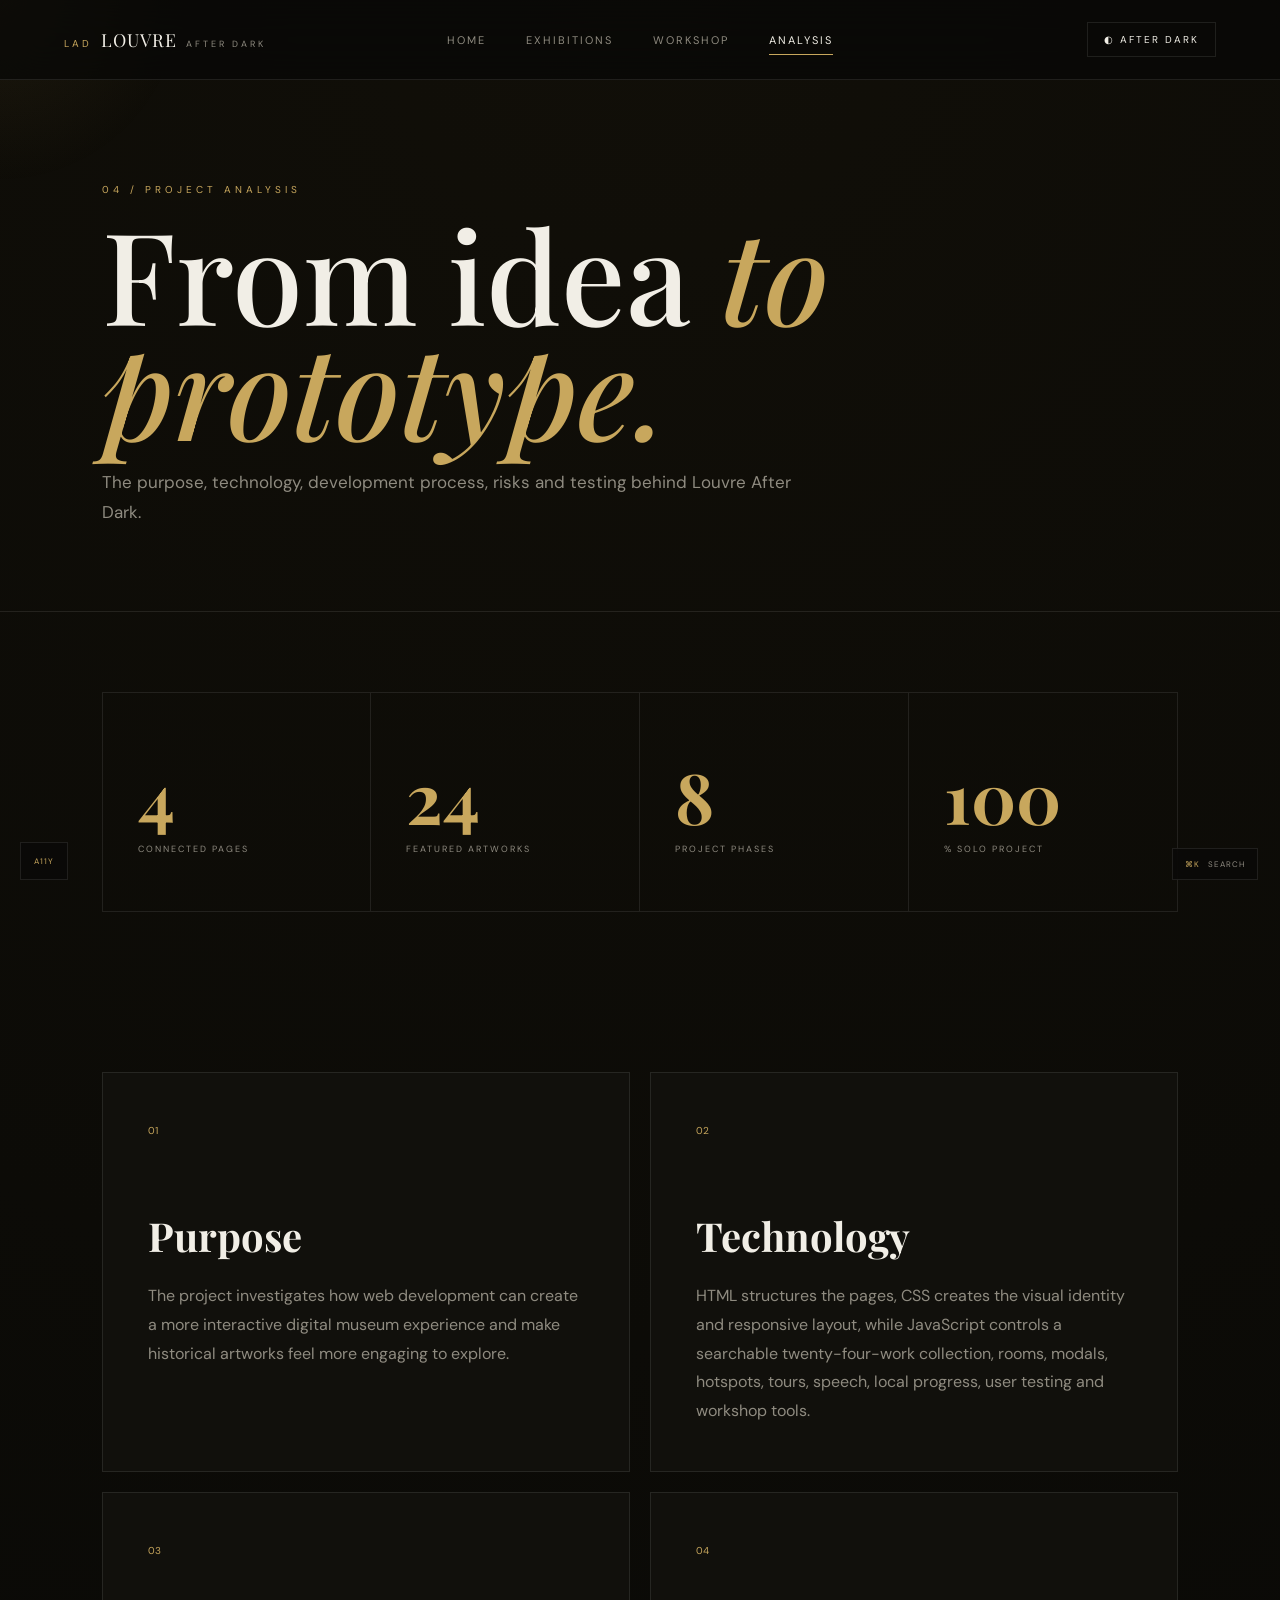
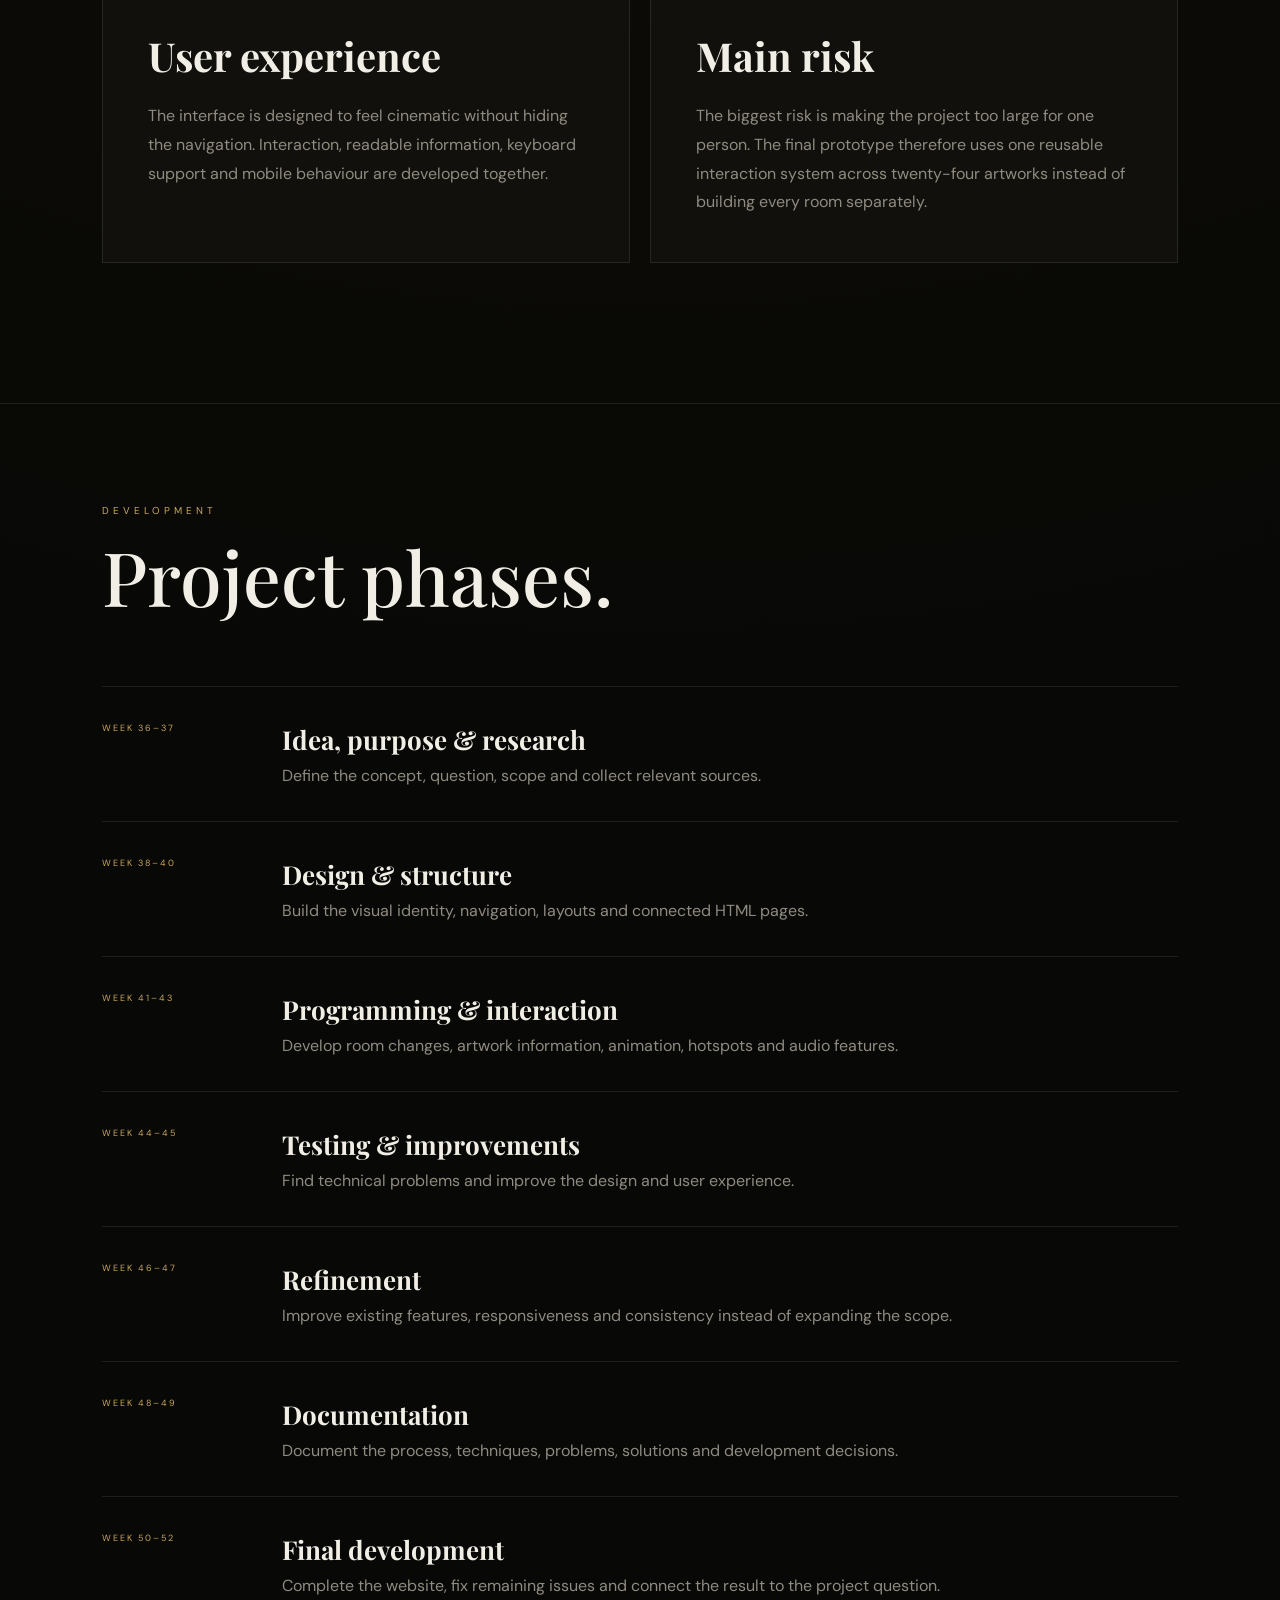
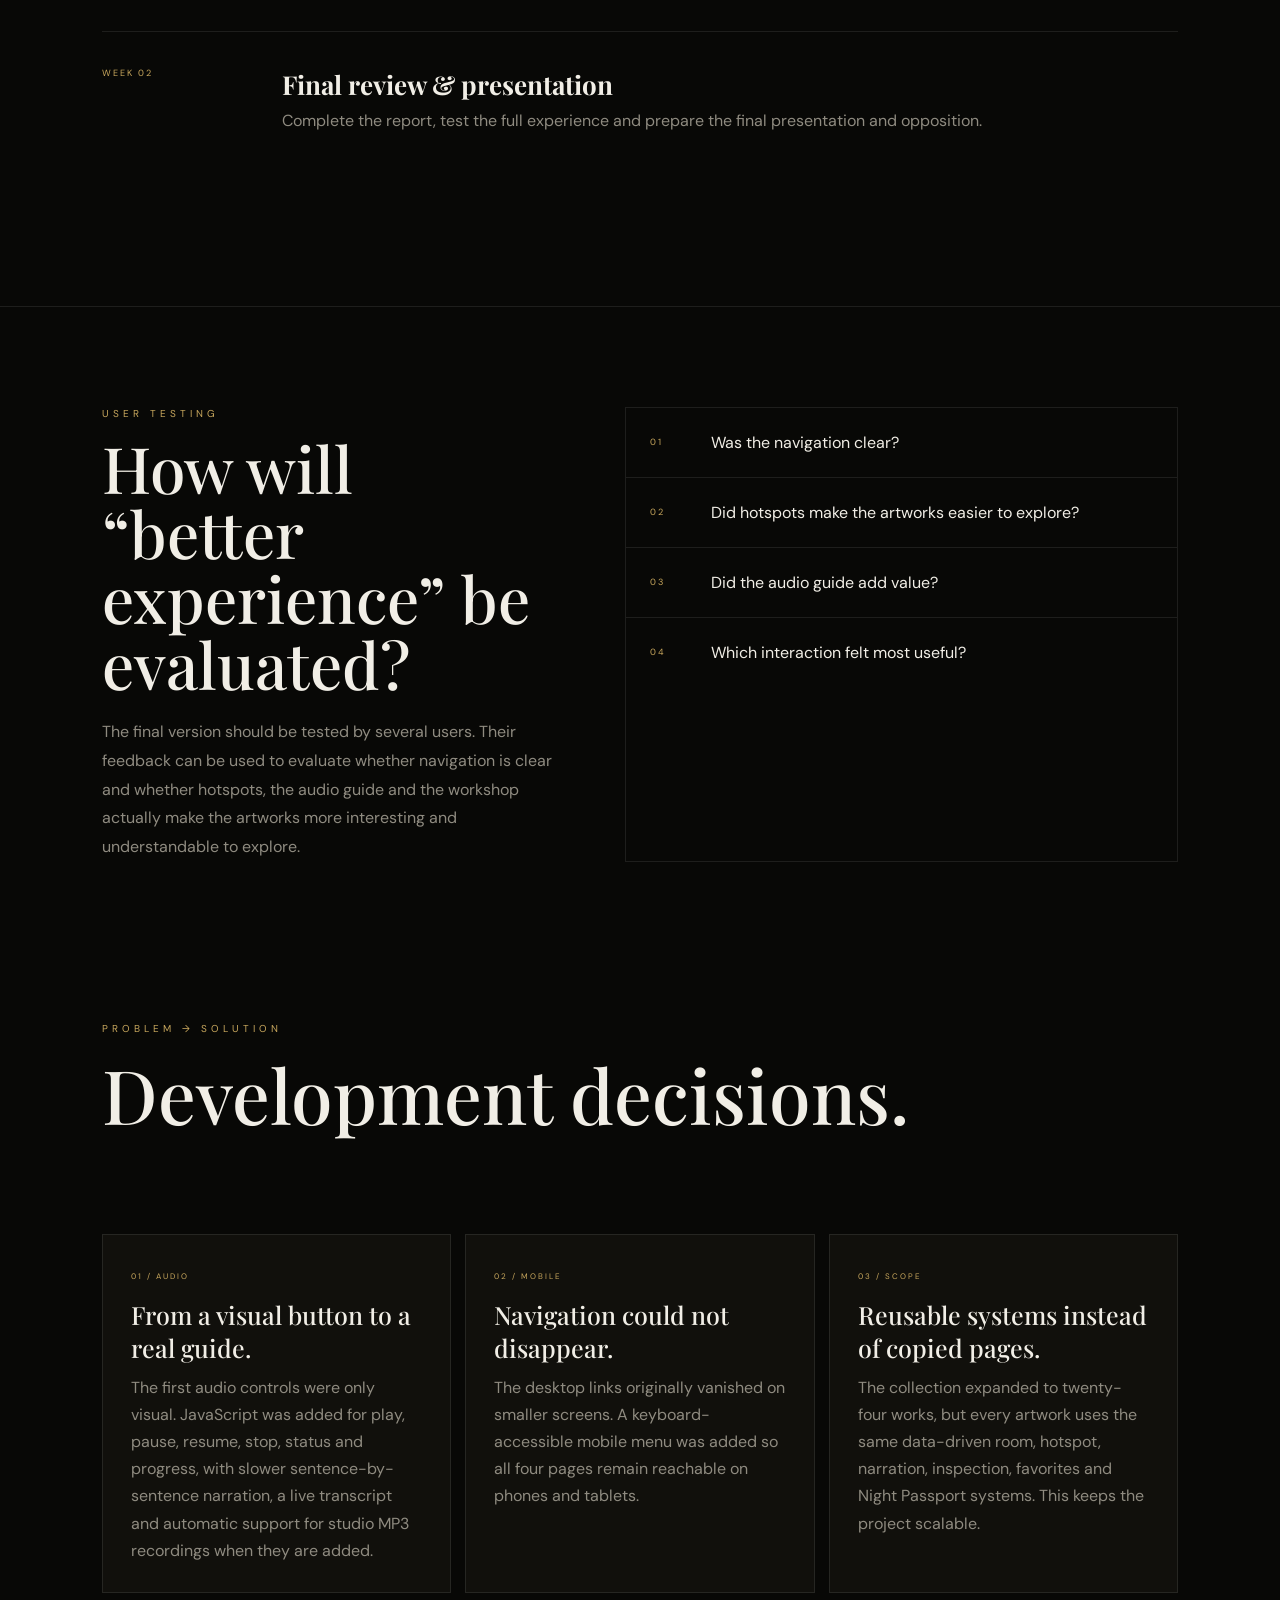
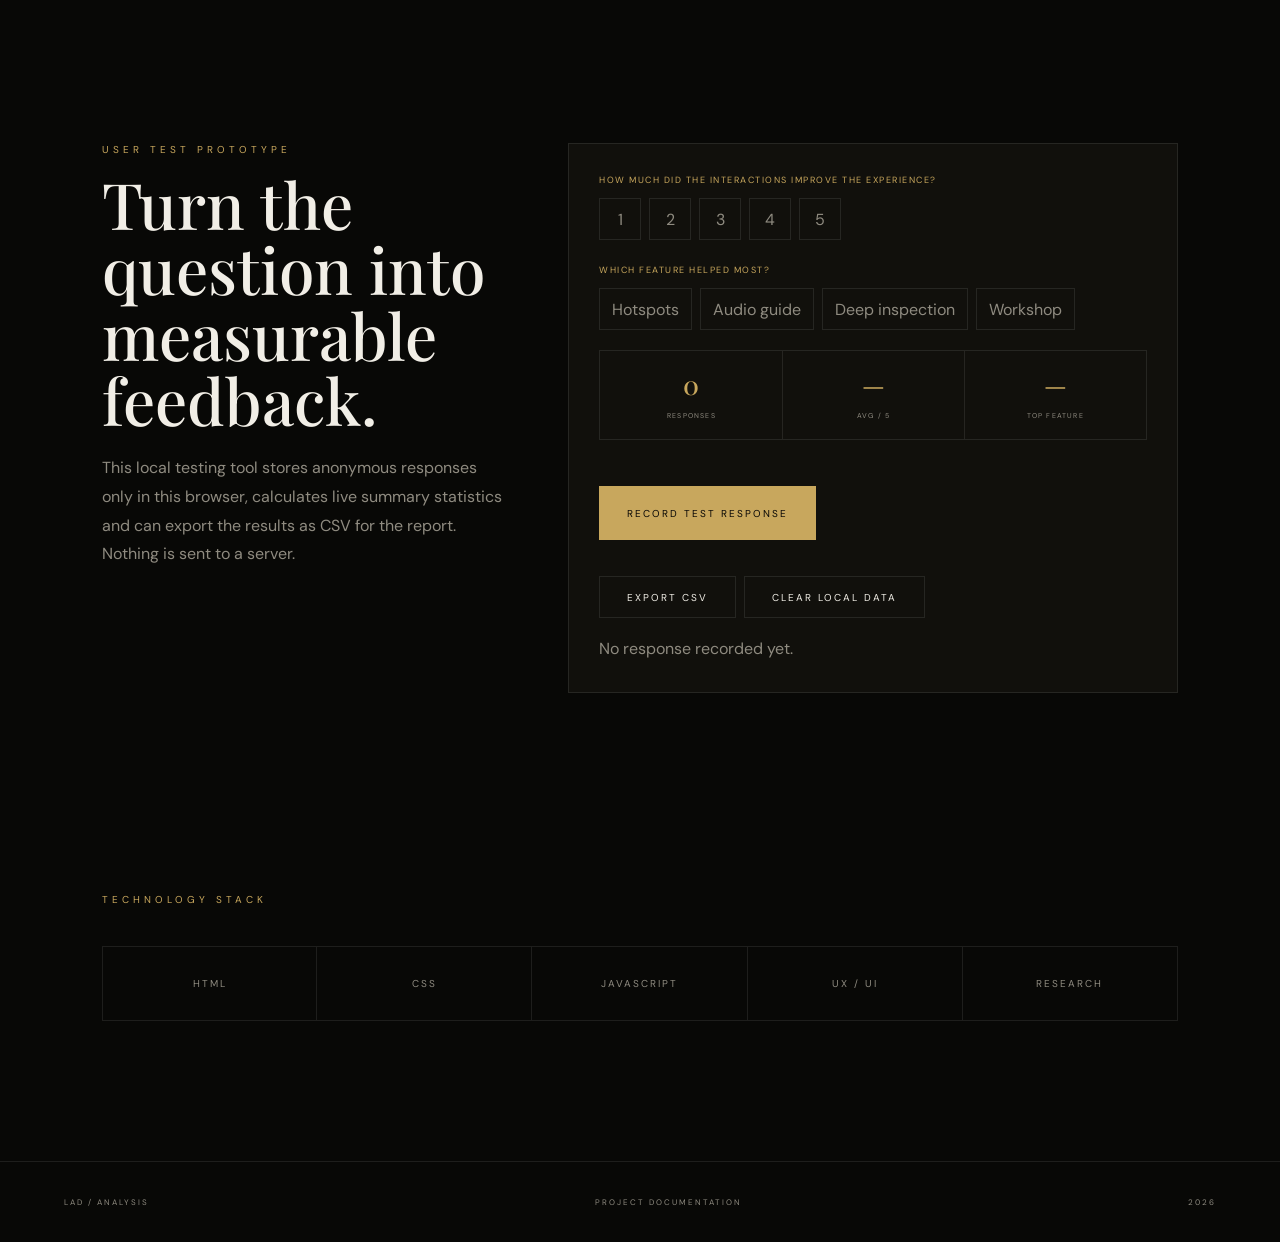
<file: analysis.html>
<!DOCTYPE html>
<html lang="en">
<head>
    <meta charset="UTF-8">
    <meta name="viewport" content="width=device-width, initial-scale=1.0">
    <meta name="description" content="Project analysis and development process behind Louvre After Dark.">
    <title>Analysis — Louvre After Dark</title>
    <meta name="theme-color" content="#080806">
    <link rel="manifest" href="manifest.webmanifest">
    <link rel="stylesheet" href="style.css">
    <link rel="stylesheet" href="animations.css">
</head>

<body data-page="analysis">
<div id="cursorGlow" aria-hidden="true"></div>
<div id="scrollProgress" aria-hidden="true"></div>

<header class="navbar">
    <a href="index.html" class="brand" aria-label="Louvre After Dark home">
        <span class="brand-small">LAD</span>
        <span class="brand-main">LOUVRE</span>
        <span class="brand-sub">AFTER DARK</span>
    </a>

    <nav class="nav-links" id="primaryNavigation" aria-label="Primary navigation">
        <a href="index.html">Home</a>
        <a href="exhibitions.html">Exhibitions</a>
        <a href="workshop.html">Workshop</a>
        <a href="analysis.html" class="active" aria-current="page">Analysis</a>
    </nav>

    <button class="night-toggle" id="nightToggle" type="button" aria-pressed="false">◐ AFTER DARK</button>
    <button class="mobile-menu-toggle" id="mobileMenuToggle" type="button"
            aria-expanded="false" aria-controls="primaryNavigation" aria-label="Open navigation">
        <span></span><span></span><span></span>
    </button>
</header>

<main>
    <section class="page-hero">
        <p class="eyebrow reveal">04 / PROJECT ANALYSIS</p>
        <h1 class="reveal">From idea <em>to prototype.</em></h1>
        <p class="page-description reveal">
            The purpose, technology, development process, risks and testing behind Louvre After Dark.
        </p>
    </section>

    <section class="stats-section" aria-label="Project facts">
        <div class="stat-card reveal">
            <strong class="counter" data-target="4">0</strong>
            <span>CONNECTED PAGES</span>
        </div>
        <div class="stat-card reveal">
            <strong class="counter" data-target="24">0</strong>
            <span>FEATURED ARTWORKS</span>
        </div>
        <div class="stat-card reveal">
            <strong class="counter" data-target="8">0</strong>
            <span>PROJECT PHASES</span>
        </div>
        <div class="stat-card reveal">
            <strong class="counter" data-target="100">0</strong>
            <span>% SOLO PROJECT</span>
        </div>
    </section>

    <section class="analysis-grid">
        <article class="analysis-card reveal">
            <span>01</span>
            <h2>Purpose</h2>
            <p>
                The project investigates how web development can create a more interactive digital
                museum experience and make historical artworks feel more engaging to explore.
            </p>
        </article>

        <article class="analysis-card reveal">
            <span>02</span>
            <h2>Technology</h2>
            <p>
                HTML structures the pages, CSS creates the visual identity and responsive layout,
                while JavaScript controls a searchable twenty-four-work collection, rooms, modals, hotspots, tours, speech, local progress, user testing and workshop tools.
            </p>
        </article>

        <article class="analysis-card reveal">
            <span>03</span>
            <h2>User experience</h2>
            <p>
                The interface is designed to feel cinematic without hiding the navigation. Interaction,
                readable information, keyboard support and mobile behaviour are developed together.
            </p>
        </article>

        <article class="analysis-card reveal">
            <span>04</span>
            <h2>Main risk</h2>
            <p>
                The biggest risk is making the project too large for one person. The final prototype therefore uses one reusable interaction system across twenty-four artworks instead of building every room separately.
            </p>
        </article>
    </section>

    <section class="timeline-section">
        <div class="timeline-heading reveal">
            <p class="eyebrow">DEVELOPMENT</p>
            <h2>Project phases.</h2>
        </div>

        <div class="project-timeline">
            <div class="timeline-item reveal">
                <span>WEEK 36–37</span>
                <div><h3>Idea, purpose & research</h3><p>Define the concept, question, scope and collect relevant sources.</p></div>
            </div>
            <div class="timeline-item reveal">
                <span>WEEK 38–40</span>
                <div><h3>Design & structure</h3><p>Build the visual identity, navigation, layouts and connected HTML pages.</p></div>
            </div>
            <div class="timeline-item reveal">
                <span>WEEK 41–43</span>
                <div><h3>Programming & interaction</h3><p>Develop room changes, artwork information, animation, hotspots and audio features.</p></div>
            </div>
            <div class="timeline-item reveal">
                <span>WEEK 44–45</span>
                <div><h3>Testing & improvements</h3><p>Find technical problems and improve the design and user experience.</p></div>
            </div>
            <div class="timeline-item reveal">
                <span>WEEK 46–47</span>
                <div><h3>Refinement</h3><p>Improve existing features, responsiveness and consistency instead of expanding the scope.</p></div>
            </div>
            <div class="timeline-item reveal">
                <span>WEEK 48–49</span>
                <div><h3>Documentation</h3><p>Document the process, techniques, problems, solutions and development decisions.</p></div>
            </div>
            <div class="timeline-item reveal">
                <span>WEEK 50–52</span>
                <div><h3>Final development</h3><p>Complete the website, fix remaining issues and connect the result to the project question.</p></div>
            </div>
            <div class="timeline-item reveal">
                <span>WEEK 02</span>
                <div><h3>Final review & presentation</h3><p>Complete the report, test the full experience and prepare the final presentation and opposition.</p></div>
            </div>
        </div>
    </section>

    <section class="testing-section">
        <div class="testing-copy reveal">
            <p class="eyebrow">USER TESTING</p>
            <h2>How will “better experience” be evaluated?</h2>
            <p>
                The final version should be tested by several users. Their feedback can be used to evaluate
                whether navigation is clear and whether hotspots, the audio guide and the workshop actually
                make the artworks more interesting and understandable to explore.
            </p>
        </div>
        <div class="testing-questions reveal">
            <div><span>01</span><p>Was the navigation clear?</p></div>
            <div><span>02</span><p>Did hotspots make the artworks easier to explore?</p></div>
            <div><span>03</span><p>Did the audio guide add value?</p></div>
            <div><span>04</span><p>Which interaction felt most useful?</p></div>
        </div>
    </section>

    <section class="process-decisions">
        <div class="collection-header reveal">
            <div>
                <p class="eyebrow">PROBLEM → SOLUTION</p>
                <h2>Development decisions.</h2>
            </div>
        </div>

        <div class="decision-grid">
            <article class="decision-card reveal">
                <span>01 / AUDIO</span>
                <h3>From a visual button to a real guide.</h3>
                <p>The first audio controls were only visual. JavaScript was added for play, pause, resume, stop, status and progress, with slower sentence-by-sentence narration, a live transcript and automatic support for studio MP3 recordings when they are added.</p>
            </article>
            <article class="decision-card reveal">
                <span>02 / MOBILE</span>
                <h3>Navigation could not disappear.</h3>
                <p>The desktop links originally vanished on smaller screens. A keyboard-accessible mobile menu was added so all four pages remain reachable on phones and tablets.</p>
            </article>
            <article class="decision-card reveal">
                <span>03 / SCOPE</span>
                <h3>Reusable systems instead of copied pages.</h3>
                <p>The collection expanded to twenty-four works, but every artwork uses the same data-driven room, hotspot, narration, inspection, favorites and Night Passport systems. This keeps the project scalable.</p>
            </article>
        </div>
    </section>

    <section class="user-test-demo">
        <div class="testing-copy reveal">
            <p class="eyebrow">USER TEST PROTOTYPE</p>
            <h2>Turn the question into measurable feedback.</h2>
            <p>This local testing tool stores anonymous responses only in this browser, calculates live summary statistics and can export the results as CSV for the report. Nothing is sent to a server.</p>
        </div>

        <form class="user-test-form reveal" id="userTestForm">
            <fieldset>
                <legend>HOW MUCH DID THE INTERACTIONS IMPROVE THE EXPERIENCE?</legend>
                <div class="rating-row">
                    <label><input type="radio" name="experience" value="1"><span>1</span></label>
                    <label><input type="radio" name="experience" value="2"><span>2</span></label>
                    <label><input type="radio" name="experience" value="3"><span>3</span></label>
                    <label><input type="radio" name="experience" value="4"><span>4</span></label>
                    <label><input type="radio" name="experience" value="5"><span>5</span></label>
                </div>
            </fieldset>

            <fieldset>
                <legend>WHICH FEATURE HELPED MOST?</legend>
                <div class="feature-choice-row">
                    <label><input type="radio" name="feature" value="Hotspots"><span>Hotspots</span></label>
                    <label><input type="radio" name="feature" value="Audio guide"><span>Audio guide</span></label>
                    <label><input type="radio" name="feature" value="Deep inspection"><span>Deep inspection</span></label>
                    <label><input type="radio" name="feature" value="Workshop"><span>Workshop</span></label>
                </div>
            </fieldset>

            <div class="test-live-stats"><div><strong id="testResponseCount">0</strong><span>RESPONSES</span></div><div><strong id="testAverageScore">—</strong><span>AVG / 5</span></div><div><strong id="testTopFeature">—</strong><span>TOP FEATURE</span></div></div>
            <button class="primary-btn" type="submit">RECORD TEST RESPONSE</button>
            <div class="test-data-actions"><button class="ghost-btn" id="exportTestCsv" type="button">EXPORT CSV</button><button class="ghost-btn" id="clearTestData" type="button">CLEAR LOCAL DATA</button></div>
            <p id="userTestResult" aria-live="polite">No response recorded yet.</p>
        </form>
    </section>

    <section class="tech-section">
        <p class="eyebrow reveal">TECHNOLOGY STACK</p>
        <div class="tech-list reveal">
            <div>HTML</div>
            <div>CSS</div>
            <div>JAVASCRIPT</div>
            <div>UX / UI</div>
            <div>RESEARCH</div>
        </div>
    </section>
</main>

<footer>
    <div>LAD / ANALYSIS</div>
    <div>PROJECT DOCUMENTATION</div>
    <div>2026</div>
</footer>

<script src="script.js"></script>
<script src="ultra.js"></script>
</body>
</html>
</file>
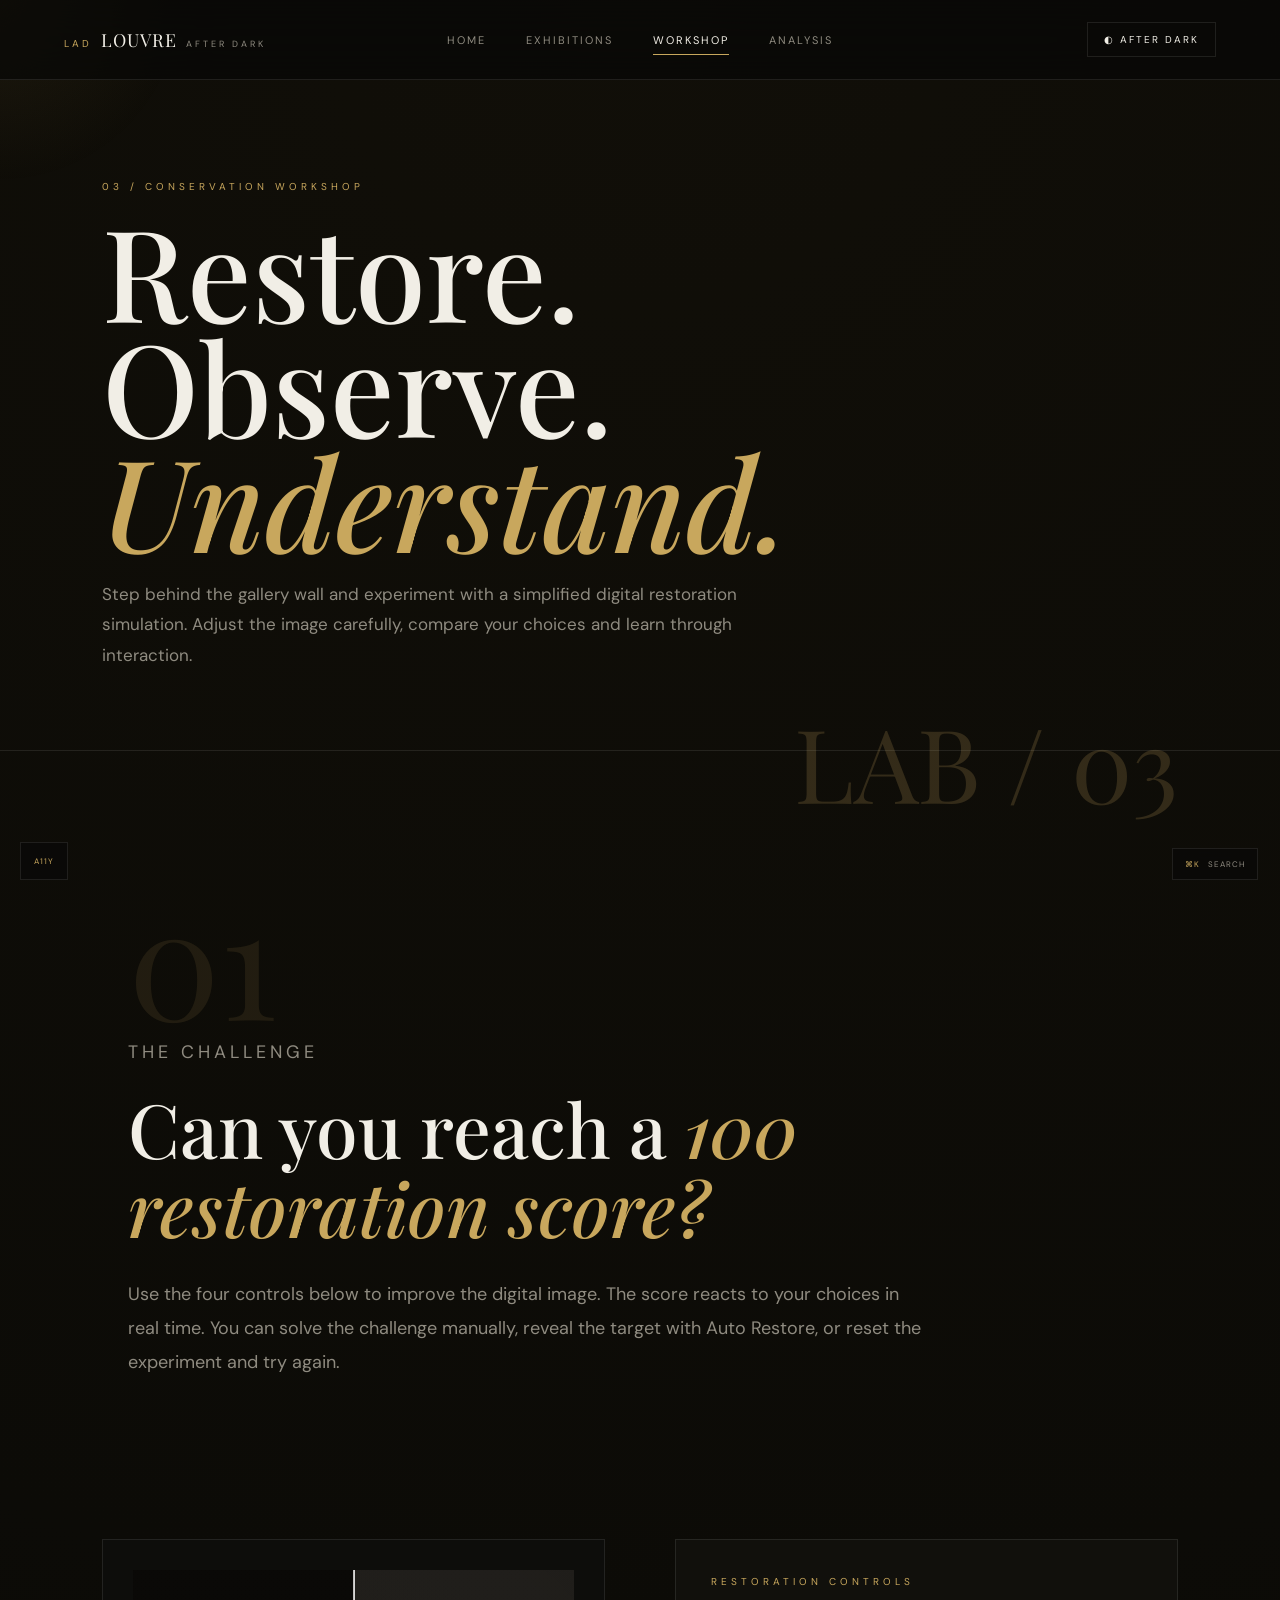
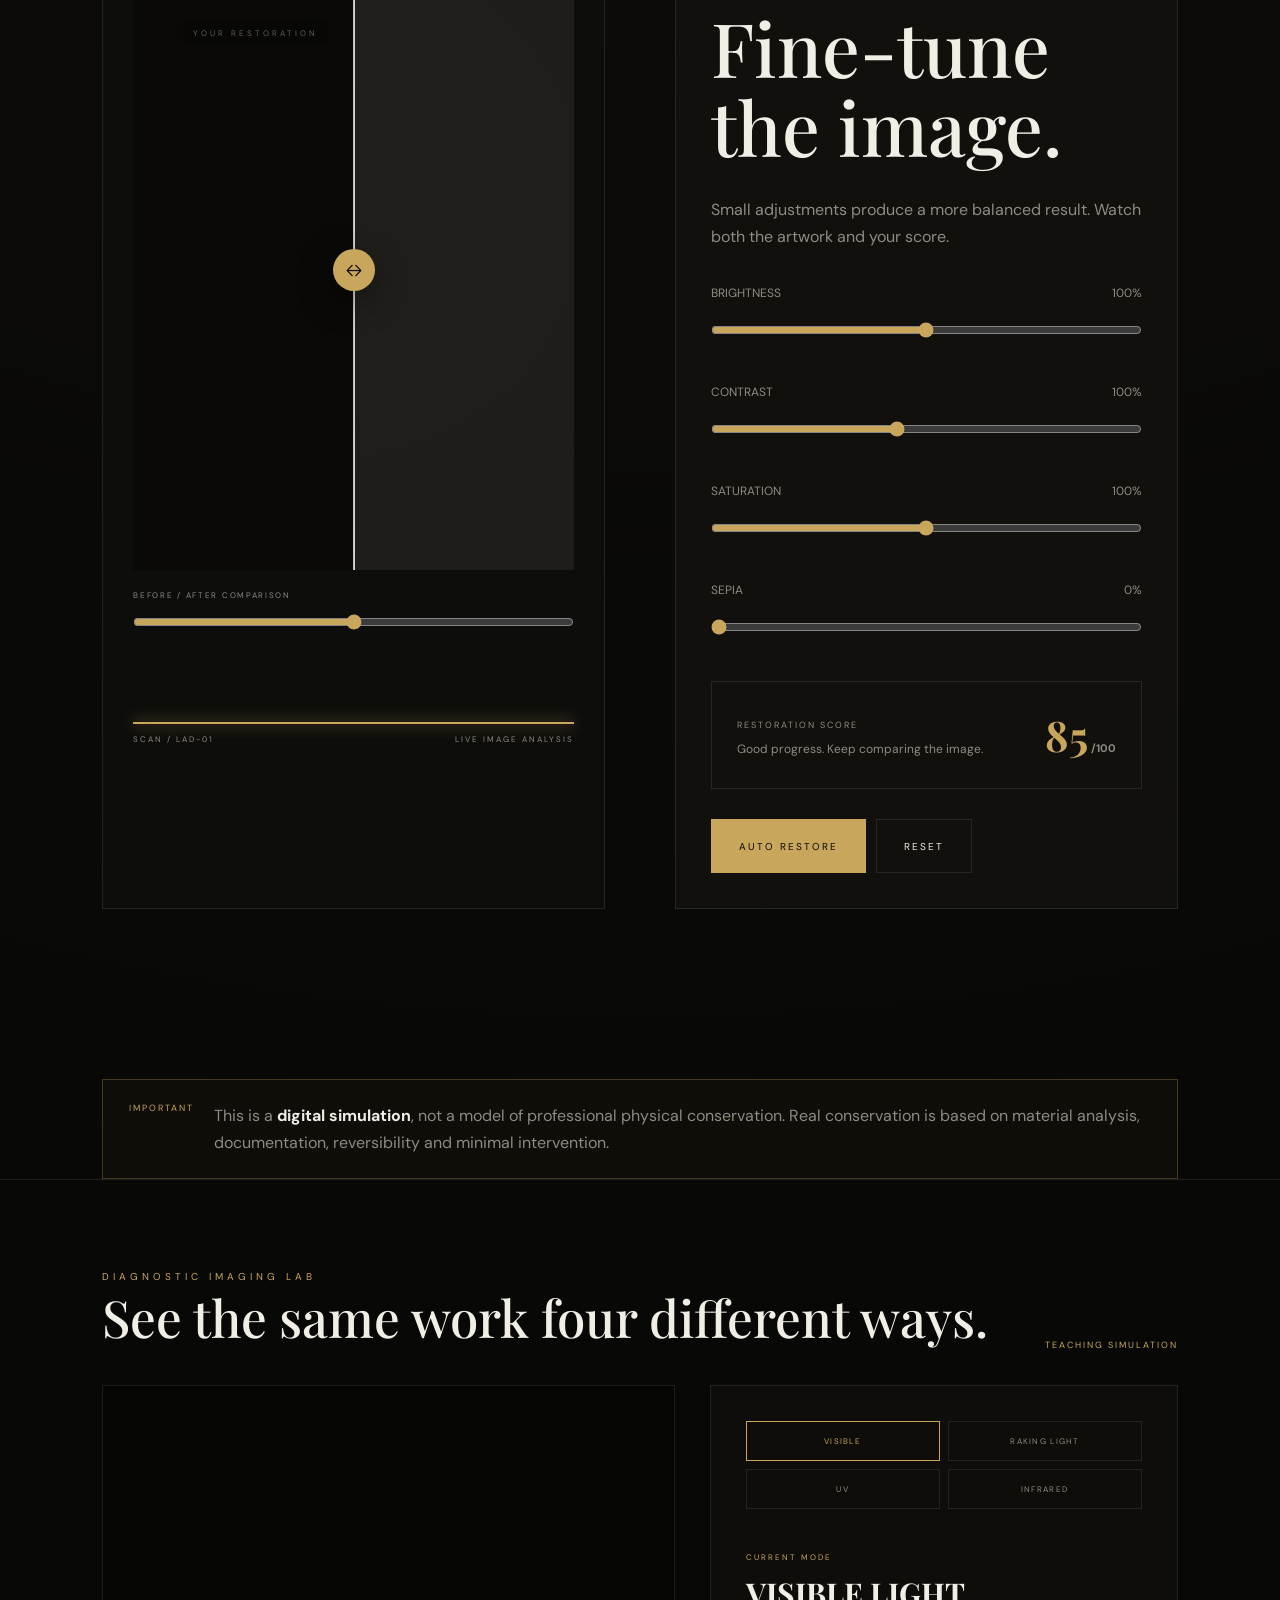
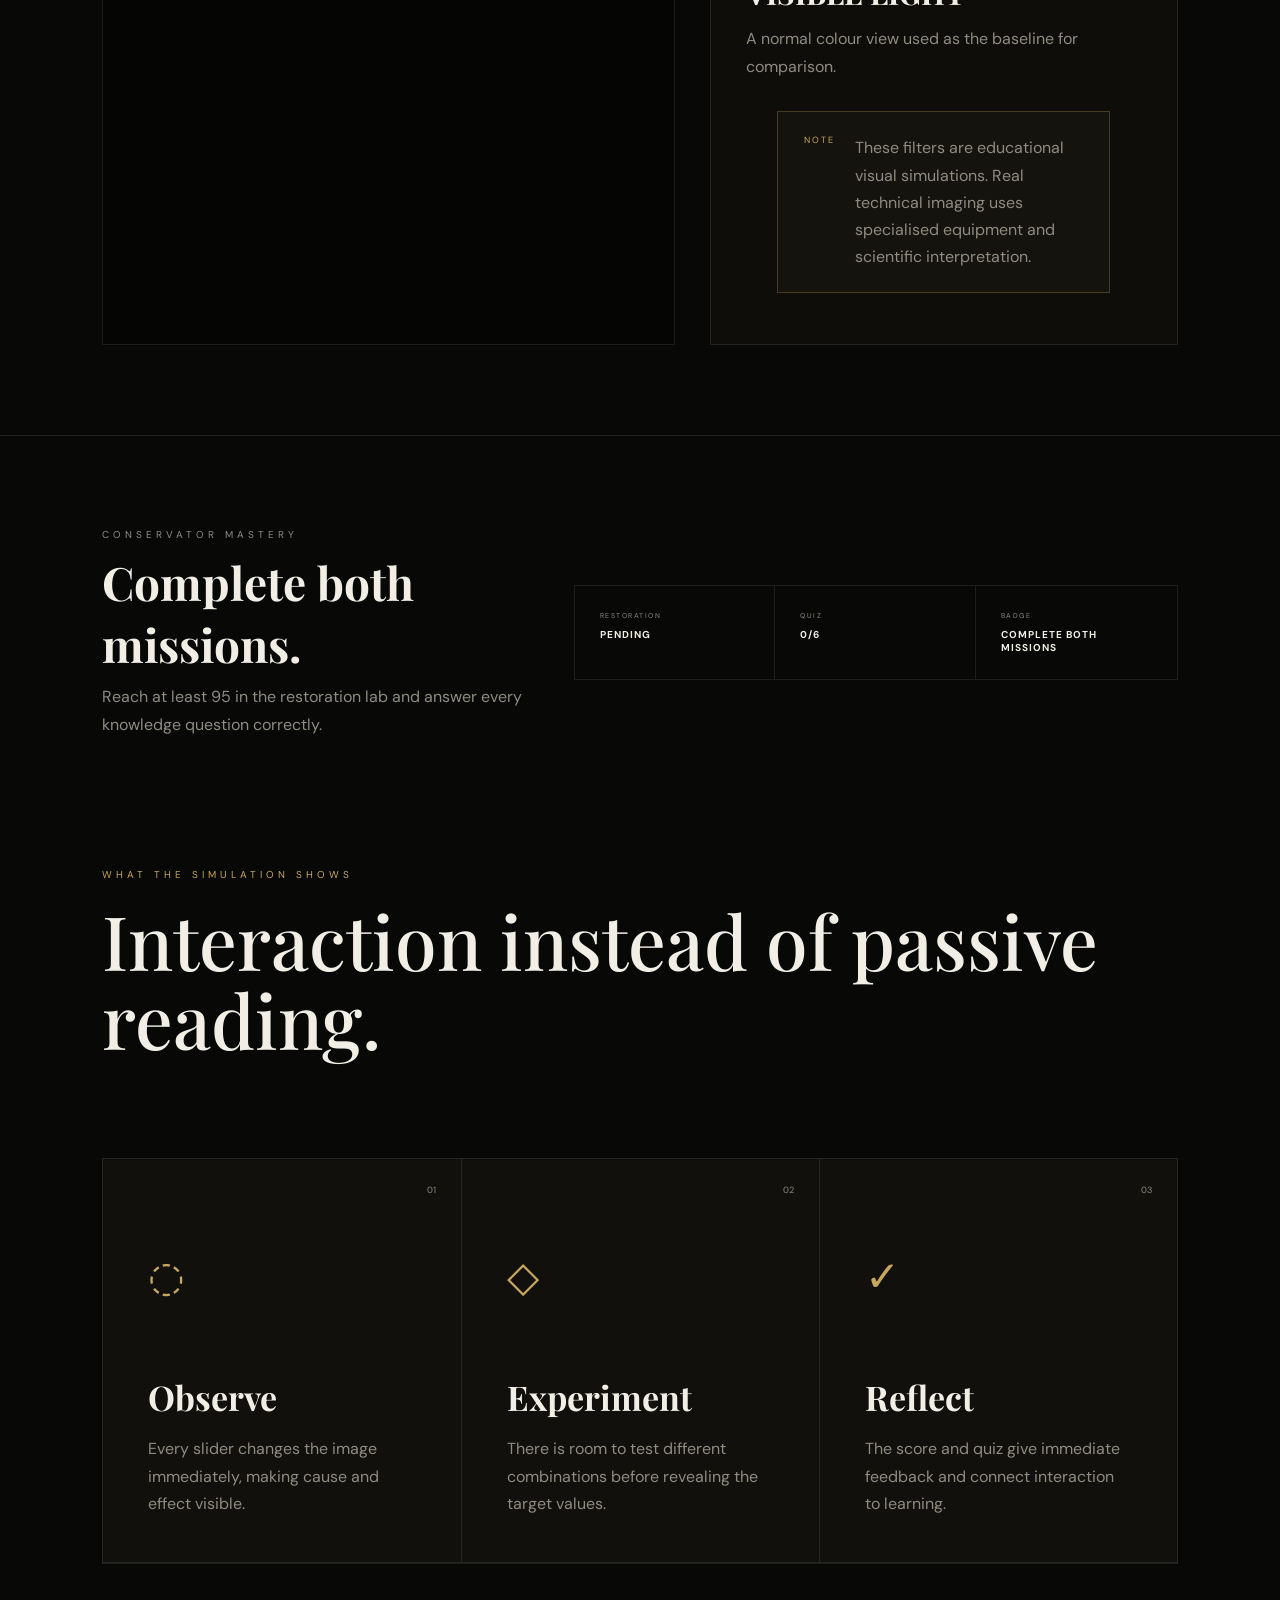
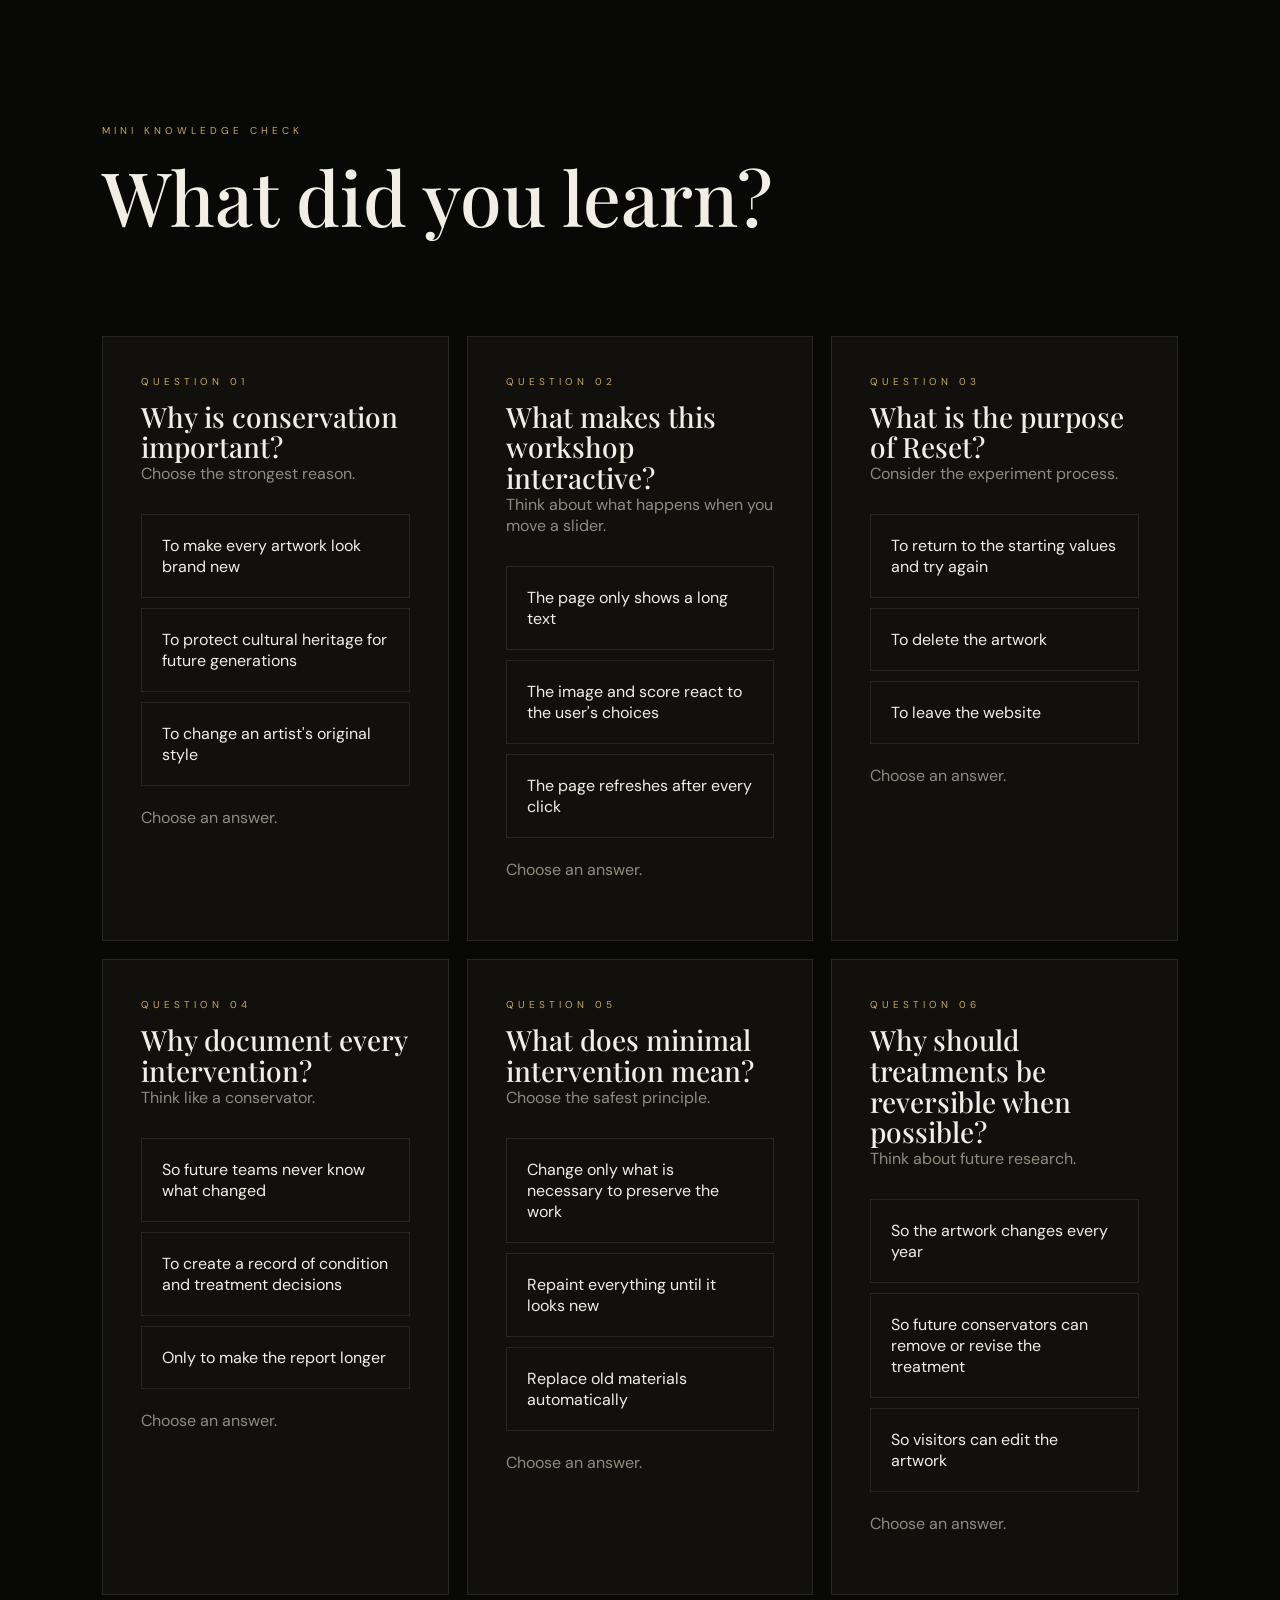
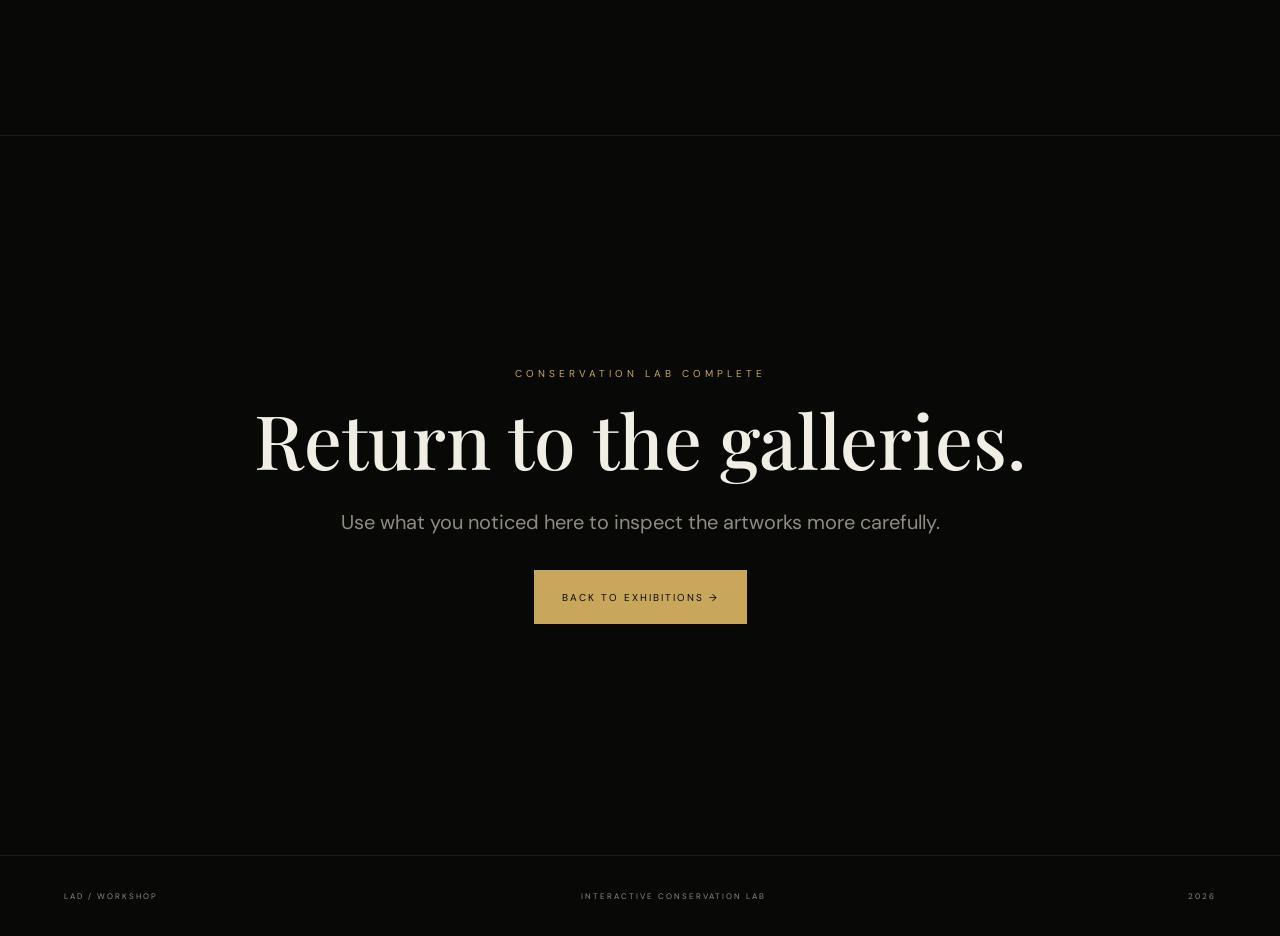
<file: workshop.html>
<!DOCTYPE html>
<html lang="en">
<head>
    <meta charset="UTF-8">
    <meta name="viewport" content="width=device-width, initial-scale=1.0">
    <meta name="description" content="Interactive conservation workshop in Louvre After Dark.">
    <title>Workshop — Louvre After Dark</title>
    <meta name="theme-color" content="#080806">
    <link rel="manifest" href="manifest.webmanifest">
    <link rel="stylesheet" href="style.css">
    <link rel="stylesheet" href="animations.css">
</head>

<body data-page="workshop">
<div id="cursorGlow" aria-hidden="true"></div>
<div id="scrollProgress" aria-hidden="true"></div>

<header class="navbar">
    <a href="index.html" class="brand" aria-label="Louvre After Dark home">
        <span class="brand-small">LAD</span>
        <span class="brand-main">LOUVRE</span>
        <span class="brand-sub">AFTER DARK</span>
    </a>

    <nav class="nav-links" id="primaryNavigation" aria-label="Primary navigation">
        <a href="index.html">Home</a>
        <a href="exhibitions.html">Exhibitions</a>
        <a href="workshop.html" class="active" aria-current="page">Workshop</a>
        <a href="analysis.html">Analysis</a>
    </nav>

    <button class="night-toggle" id="nightToggle" type="button" aria-pressed="false">◐ AFTER DARK</button>
    <button class="mobile-menu-toggle" id="mobileMenuToggle" type="button"
            aria-expanded="false" aria-controls="primaryNavigation" aria-label="Open navigation">
        <span></span><span></span><span></span>
    </button>
</header>

<main>
    <section class="page-hero workshop-hero">
        <p class="eyebrow reveal">03 / CONSERVATION WORKSHOP</p>
        <h1 class="reveal">Restore. Observe. <em>Understand.</em></h1>
        <p class="page-description reveal">
            Step behind the gallery wall and experiment with a simplified digital restoration simulation.
            Adjust the image carefully, compare your choices and learn through interaction.
        </p>
    </section>

    <section class="workshop-intro section">
        <div class="section-number reveal">01</div>
        <div class="section-content reveal">
            <p class="eyebrow">THE CHALLENGE</p>
            <h2>Can you reach a <em>100 restoration score?</em></h2>
            <p>
                Use the four controls below to improve the digital image. The score reacts to your
                choices in real time. You can solve the challenge manually, reveal the target with
                Auto Restore, or reset the experiment and try again.
            </p>
        </div>
    </section>

    <section class="restoration-lab" aria-label="Digital restoration simulation">
        <div class="scanner reveal">
            <div class="restoration-compare" id="restorationCompare">
                <div class="restoration-art restoration-before" aria-hidden="true">
                    <span>BEFORE</span>
                </div>
                <div class="restoration-after-wrap" id="restorationAfterWrap">
                    <div class="restoration-art restoration-after" id="restorationArt" role="img"
                         aria-label="Mona Lisa restored preview">
                        <span>YOUR RESTORATION</span>
                    </div>
                </div>
                <div class="comparison-divider" id="comparisonDivider" aria-hidden="true"><span>↔</span></div>
            </div>

            <label class="comparison-control" for="comparisonSlider">
                <span>BEFORE / AFTER COMPARISON</span>
                <input id="comparisonSlider" type="range" min="0" max="100" value="50" step="1">
            </label>

            <div class="restoration-complete" id="restorationComplete" aria-live="polite" hidden>
                <span>✓</span>
                <div><strong>RESTORATION COMPLETE</strong><small>Excellent balance. Your score reached 95 or higher.</small></div>
            </div>

            <div class="scan-line" aria-hidden="true"></div>
            <div class="scan-data" aria-hidden="true">
                <span>SCAN / LAD-01</span>
                <span>LIVE IMAGE ANALYSIS</span>
            </div>
        </div>

        <div class="restoration-controls reveal">
            <p class="eyebrow">RESTORATION CONTROLS</p>
            <h2 class="workshop-panel-title">Fine-tune the image.</h2>
            <p class="workshop-panel-copy">
                Small adjustments produce a more balanced result. Watch both the artwork and your score.
            </p>

            <div class="control">
                <div class="control-title">
                    <label for="brightness">BRIGHTNESS</label>
                    <span id="brightnessValue">100%</span>
                </div>
                <input id="brightness" type="range" min="70" max="130" value="100" step="1">
            </div>

            <div class="control">
                <div class="control-title">
                    <label for="contrast">CONTRAST</label>
                    <span id="contrastValue">100%</span>
                </div>
                <input id="contrast" type="range" min="70" max="140" value="100" step="1">
            </div>

            <div class="control">
                <div class="control-title">
                    <label for="saturation">SATURATION</label>
                    <span id="saturationValue">100%</span>
                </div>
                <input id="saturation" type="range" min="60" max="140" value="100" step="1">
            </div>

            <div class="control">
                <div class="control-title">
                    <label for="sepia">SEPIA</label>
                    <span id="sepiaValue">0%</span>
                </div>
                <input id="sepia" type="range" min="0" max="60" value="0" step="1">
            </div>

            <div class="restore-score" aria-live="polite">
                <div>
                    <span>RESTORATION SCORE</span>
                    <p id="restoreMessage">Keep experimenting with the restoration controls.</p>
                </div>
                <strong><span id="restoreScore">0</span><small>/100</small></strong>
            </div>

            <div class="workshop-buttons">
                <button class="primary-btn" id="autoRestore" type="button">AUTO RESTORE</button>
                <button class="ghost-btn" id="resetRestore" type="button">RESET</button>
            </div>
        </div>
    </section>

    <section class="conservation-note reveal"><span>IMPORTANT</span><p>This is a <strong>digital simulation</strong>, not a model of professional physical conservation. Real conservation is based on material analysis, documentation, reversibility and minimal intervention.</p></section>

    <section class="diagnostic-lab reveal" aria-labelledby="diagnosticTitle">
        <div class="ultra-section-heading"><div><p class="eyebrow">DIAGNOSTIC IMAGING LAB</p><h2 id="diagnosticTitle">See the same work four different ways.</h2></div><span>TEACHING SIMULATION</span></div>
        <div class="diagnostic-layout">
            <div class="diagnostic-image" id="diagnosticImage" data-mode="visible" role="img" aria-label="Mona Lisa diagnostic imaging simulation"></div>
            <div class="diagnostic-controls">
                <div class="diagnostic-mode-buttons"><button type="button" data-diagnostic-mode="visible">VISIBLE</button><button type="button" data-diagnostic-mode="raking">RAKING LIGHT</button><button type="button" data-diagnostic-mode="ultraviolet">UV</button><button type="button" data-diagnostic-mode="infrared">INFRARED</button></div>
                <span class="audio-label">CURRENT MODE</span><strong id="diagnosticMode">VISIBLE LIGHT</strong><p id="diagnosticExplanation"></p>
                <div class="conservation-note"><span>NOTE</span><p>These filters are educational visual simulations. Real technical imaging uses specialised equipment and scientific interpretation.</p></div>
            </div>
        </div>
    </section>

    <section class="workshop-mastery reveal" id="workshopMastery" aria-labelledby="masteryTitle">
        <div><p class="eyebrow">CONSERVATOR MASTERY</p><h2 id="masteryTitle">Complete both missions.</h2><p>Reach at least 95 in the restoration lab and answer every knowledge question correctly.</p></div>
        <div class="mastery-stats"><div><span>RESTORATION</span><strong id="masteryRestoration">PENDING</strong></div><div><span>QUIZ</span><strong id="masteryQuiz">0/6</strong></div><div><span>BADGE</span><strong id="masteryStatus">COMPLETE BOTH MISSIONS</strong></div></div>
    </section>

    <section class="workshop-learning">
        <div class="collection-header reveal">
            <div>
                <p class="eyebrow">WHAT THE SIMULATION SHOWS</p>
                <h2>Interaction instead of passive reading.</h2>
            </div>
        </div>

        <div class="feature-section workshop-feature-grid">
            <article class="feature-card reveal">
                <span class="card-number">01</span>
                <div class="feature-icon" aria-hidden="true">◌</div>
                <h3>Observe</h3>
                <p>Every slider changes the image immediately, making cause and effect visible.</p>
            </article>
            <article class="feature-card reveal">
                <span class="card-number">02</span>
                <div class="feature-icon" aria-hidden="true">◇</div>
                <h3>Experiment</h3>
                <p>There is room to test different combinations before revealing the target values.</p>
            </article>
            <article class="feature-card reveal">
                <span class="card-number">03</span>
                <div class="feature-icon" aria-hidden="true">✓</div>
                <h3>Reflect</h3>
                <p>The score and quiz give immediate feedback and connect interaction to learning.</p>
            </article>
        </div>
    </section>

    <section class="quiz-section">
        <div class="collection-header reveal">
            <div>
                <p class="eyebrow">MINI KNOWLEDGE CHECK</p>
                <h2>What did you learn?</h2>
            </div>
        </div>

        <div class="quiz-grid">
            <article class="quiz-card reveal">
                <p class="eyebrow">QUESTION 01</p>
                <h3>Why is conservation important?</h3>
                <p class="quiz-question">Choose the strongest reason.</p>
                <div class="quiz-options">
                    <button class="quiz-option" type="button">To make every artwork look brand new</button>
                    <button class="quiz-option" type="button" data-correct="true"
                            data-feedback="Correct — conservation helps protect cultural heritage for future generations.">
                        To protect cultural heritage for future generations
                    </button>
                    <button class="quiz-option" type="button">To change an artist's original style</button>
                </div>
                <p class="quiz-result" aria-live="polite">Choose an answer.</p>
            </article>

            <article class="quiz-card reveal">
                <p class="eyebrow">QUESTION 02</p>
                <h3>What makes this workshop interactive?</h3>
                <p class="quiz-question">Think about what happens when you move a slider.</p>
                <div class="quiz-options">
                    <button class="quiz-option" type="button">The page only shows a long text</button>
                    <button class="quiz-option" type="button" data-correct="true"
                            data-feedback="Correct — the interface reacts immediately to the user's choices.">
                        The image and score react to the user's choices
                    </button>
                    <button class="quiz-option" type="button">The page refreshes after every click</button>
                </div>
                <p class="quiz-result" aria-live="polite">Choose an answer.</p>
            </article>

            <article class="quiz-card reveal">
                <p class="eyebrow">QUESTION 03</p>
                <h3>What is the purpose of Reset?</h3>
                <p class="quiz-question">Consider the experiment process.</p>
                <div class="quiz-options">
                    <button class="quiz-option" type="button" data-correct="true"
                            data-feedback="Correct — Reset returns the controls to their starting values so the user can try again.">
                        To return to the starting values and try again
                    </button>
                    <button class="quiz-option" type="button">To delete the artwork</button>
                    <button class="quiz-option" type="button">To leave the website</button>
                </div>
                <p class="quiz-result" aria-live="polite">Choose an answer.</p>
            </article>
            <article class="quiz-card reveal">
                <p class="eyebrow">QUESTION 04</p><h3>Why document every intervention?</h3><p class="quiz-question">Think like a conservator.</p>
                <div class="quiz-options"><button class="quiz-option" type="button">So future teams never know what changed</button><button class="quiz-option" type="button" data-correct="true" data-feedback="Correct — documentation creates a record of condition, materials and treatment decisions.">To create a record of condition and treatment decisions</button><button class="quiz-option" type="button">Only to make the report longer</button></div><p class="quiz-result" aria-live="polite">Choose an answer.</p>
            </article>
            <article class="quiz-card reveal">
                <p class="eyebrow">QUESTION 05</p><h3>What does minimal intervention mean?</h3><p class="quiz-question">Choose the safest principle.</p>
                <div class="quiz-options"><button class="quiz-option" type="button" data-correct="true" data-feedback="Correct — conservators avoid unnecessary changes and preserve as much original material as possible.">Change only what is necessary to preserve the work</button><button class="quiz-option" type="button">Repaint everything until it looks new</button><button class="quiz-option" type="button">Replace old materials automatically</button></div><p class="quiz-result" aria-live="polite">Choose an answer.</p>
            </article>
            <article class="quiz-card reveal">
                <p class="eyebrow">QUESTION 06</p><h3>Why should treatments be reversible when possible?</h3><p class="quiz-question">Think about future research.</p>
                <div class="quiz-options"><button class="quiz-option" type="button">So the artwork changes every year</button><button class="quiz-option" type="button" data-correct="true" data-feedback="Correct — future conservators can remove or revise a treatment if better methods become available.">So future conservators can remove or revise the treatment</button><button class="quiz-option" type="button">So visitors can edit the artwork</button></div><p class="quiz-result" aria-live="polite">Choose an answer.</p>
            </article>
        </div>
    </section>

    <section class="final-cta workshop-cta">
        <div class="reveal">
            <p class="eyebrow">CONSERVATION LAB COMPLETE</p>
            <h2>Return to the galleries.</h2>
            <p>Use what you noticed here to inspect the artworks more carefully.</p>
            <a href="exhibitions.html" class="primary-btn">BACK TO EXHIBITIONS →</a>
        </div>
    </section>
</main>

<footer>
    <div>LAD / WORKSHOP</div>
    <div>INTERACTIVE CONSERVATION LAB</div>
    <div>2026</div>
</footer>

<script src="script.js"></script>
<script src="ultra.js"></script>
</body>
</html>
</file>
<file: style.css>
@import url("https://fonts.googleapis.com/css2?family=DM+Sans:wght@300;400;500;600&family=Playfair+Display:ital,wght@0,500;0,600;1,500&display=swap");


:root {

    --bg: #080806;
    --bg-soft: #0e0d0a;

    --surface: #11100c;
    --surface-two: #17150f;

    --text: #f1eee6;
    --muted: #8f8b80;

    --gold: #c8a75d;
    --gold-soft: #8b7341;

    --border: rgba(255, 255, 255, 0.09);

    --serif: "Playfair Display", serif;
    --sans: "DM Sans", sans-serif;

}


* {

    margin: 0;
    padding: 0;

    box-sizing: border-box;

}


html {

    scroll-behavior: smooth;

}


body {

    background:
        radial-gradient(
            circle at 50% 0%,
            rgba(122, 93, 35, 0.08),
            transparent 40%
        ),
        var(--bg);

    color: var(--text);

    font-family: var(--sans);

    overflow-x: hidden;

    transition:
        background 0.5s ease,
        color 0.5s ease;

}


body.light-mode {

    --bg: #e9e2d5;
    --bg-soft: #d9d0c1;

    --surface: #f4efe6;
    --surface-two: #ded4c4;

    --text: #18150f;
    --muted: #70695d;

    --border: rgba(0, 0, 0, 0.12);

}


button,
a,
input {

    font: inherit;

}


button {

    cursor: pointer;

}


a {

    color: inherit;
    text-decoration: none;

}


#cursorGlow {

    position: fixed;

    width: 400px;
    height: 400px;

    border-radius: 50%;

    pointer-events: none;

    z-index: 0;

    background:
        radial-gradient(
            circle,
            rgba(200, 167, 93, 0.08),
            transparent 65%
        );

    transform:
        translate(-50%, -50%);

}


#scrollProgress {

    position: fixed;

    left: 0;
    top: 0;

    height: 2px;
    width: 0%;

    z-index: 9999;

    background: var(--gold);

}


/* NAVBAR */

.navbar {

    position: fixed;

    top: 0;
    left: 0;

    width: 100%;

    padding: 22px 5%;

    display: grid;

    grid-template-columns:
        1fr auto 1fr;

    align-items: center;

    z-index: 1000;

    border-bottom:
        1px solid var(--border);

    background:
        rgba(8, 8, 6, 0.7);

    backdrop-filter:
        blur(20px);

}


.light-mode .navbar {

    background:
        rgba(235, 228, 215, 0.8);

}


.brand {

    display: flex;
    align-items: baseline;

    gap: 9px;

}


.brand-small {

    color: var(--gold);

    font-size: 10px;

    letter-spacing: 3px;

}


.brand-main {

    font-family: var(--serif);

    font-size: 18px;

    letter-spacing: 1px;

}


.brand-sub {

    color: var(--muted);

    font-size: 9px;

    letter-spacing: 3px;

}


.nav-links {

    display: flex;

    gap: 40px;

}


.nav-links a {

    position: relative;

    color: var(--muted);

    font-size: 11px;

    letter-spacing: 2px;

    text-transform: uppercase;

}


.nav-links a::after {

    content: "";

    position: absolute;

    left: 0;
    bottom: -8px;

    width: 0;
    height: 1px;

    background:
        var(--gold);

    transition: width 0.3s ease;

}


.nav-links a:hover,
.nav-links a.active {

    color: var(--text);

}


.nav-links a:hover::after,
.nav-links a.active::after {

    width: 100%;

}


.night-toggle {

    justify-self: end;

    padding: 10px 16px;

    color: var(--text);

    background: transparent;

    border:
        1px solid var(--border);

    font-size: 10px;

    letter-spacing: 2px;

}


/* HERO */

.hero {

    position: relative;

    min-height: 100vh;

    padding:
        140px 8% 80px;

    display: grid;

    grid-template-columns:
        1.1fr 0.9fr;

    align-items: center;

    gap: 80px;

    overflow: hidden;

}


.hero::before {

    content: "";

    position: absolute;

    inset: 0;

    background:
        linear-gradient(
            90deg,
            rgba(8,8,6,0.93) 0%,
            rgba(8,8,6,0.72) 48%,
            rgba(8,8,6,0.42) 100%
        ),
        url("assets/images/louvre-night.jpg")
        center / cover no-repeat;

    opacity: 0.55;

    pointer-events: none;

}


.hero-grid {

    position: absolute;

    inset: 0;

    opacity: 0.08;

    background-image:

        linear-gradient(
            rgba(255,255,255,0.15) 1px,
            transparent 1px
        ),

        linear-gradient(
            90deg,
            rgba(255,255,255,0.15) 1px,
            transparent 1px
        );

    background-size:
        80px 80px;

    mask-image:
        linear-gradient(
            to bottom,
            transparent,
            black,
            transparent
        );

}


.hero-light {

    position: absolute;

    width: 500px;
    height: 500px;

    border-radius: 50%;

    background:
        rgba(151, 113, 44, 0.10);

    filter: blur(110px);

}


.hero-light-one {

    right: 5%;
    top: 5%;

}


.hero-light-two {

    left: -250px;
    bottom: -200px;

}


.hero-content {

    position: relative;

    z-index: 2;

    max-width: 820px;

}


.eyebrow {

    color:
        var(--gold);

    font-size: 10px;

    letter-spacing: 4px;

    text-transform: uppercase;

}


.hero h1 {

    margin: 25px 0;

    font-family:
        var(--serif);

    font-size:
        clamp(64px, 8vw, 125px);

    font-weight: 500;

    line-height: 0.87;

    letter-spacing: -4px;

}


.hero h1 span {

    display: block;

    color:
        var(--gold);

    font-style: italic;

}


.hero-description {

    max-width: 630px;

    color:
        var(--muted);

    font-size: 17px;

    line-height: 1.8;

}


.hero-buttons {

    display: flex;

    gap: 15px;

    margin-top: 45px;

}


.primary-btn,
.ghost-btn {

    min-height: 54px;

    padding:
        0 27px;

    display: inline-flex;

    align-items: center;

    justify-content: center;

    gap: 30px;

    border:
        1px solid var(--gold);

    font-size: 10px;

    letter-spacing: 2px;

    text-transform: uppercase;

    transition:
        0.3s ease;

}


.primary-btn {

    color:
        #090806;

    background:
        var(--gold);

}


.primary-btn:hover {

    transform:
        translateY(-4px);

    box-shadow:
        0 20px 40px
        rgba(200, 167, 93, 0.15);

}


.ghost-btn {

    color:
        var(--text);

    background:
        transparent;

    border-color:
        var(--border);

}


.ghost-btn:hover {

    border-color:
        var(--gold);

    color:
        var(--gold);

}


.hero-art {

    position: relative;

    z-index: 3;

    display: flex;

    justify-content: center;

}


.museum-frame {

    width:
        min(410px, 80vw);

    padding: 18px;

    border:
        12px solid #5f481e;

    outline:
        3px solid #b5944a;

    background:
        #211a0b;

    box-shadow:

        0 40px 100px
        rgba(0,0,0,0.8),

        0 0 100px
        rgba(200, 167, 93, 0.08);

}


.painting-placeholder {

    position: relative;

    aspect-ratio: 0.73;

    display: flex;

    align-items: center;

    justify-content: center;

    overflow: hidden;

    background:
        linear-gradient(
            rgba(0,0,0,0.08),
            rgba(0,0,0,0.18)
        ),
        url("https://commons.wikimedia.org/wiki/Special:Redirect/file/Leonardo_da_Vinci_-_Mona_Lisa_%28Louvre%2C_Paris%29.jpg?width=1400")
        center / cover no-repeat;

}


.painting-placeholder > span {

    position: absolute;

    left: 18px;
    top: 18px;

    padding: 7px 9px;

    color:
        rgba(255,255,255,0.82);

    background:
        rgba(8,8,6,0.45);

    backdrop-filter:
        blur(8px);

    font-size: 8px;

    letter-spacing: 3px;

}


.portrait-shape {

    display: none;

}


.portrait-head {

    position: absolute;

    left: 50%;
    top: 10%;

    width: 38%;
    height: 30%;

    transform:
        translateX(-50%);

    border-radius:
        47% 47% 45% 45%;

    background:
        linear-gradient(
            150deg,
            #89775e,
            #564733
        );

    box-shadow:
        0 0 45px
        rgba(234, 208, 143, 0.18);

}


.portrait-body {

    position: absolute;

    left: 50%;
    bottom: 0;

    width: 85%;
    height: 62%;

    transform:
        translateX(-50%);

    clip-path:
        polygon(
            25% 0,
            75% 0,
            100% 100%,
            0% 100%
        );

    background:
        linear-gradient(
            140deg,
            #171b12,
            #453b25
        );

}


.frame-label {

    padding:
        16px 0 0;

    text-align: center;

    color:
        var(--gold);

    font-size: 8px;

    letter-spacing: 3px;

}


.frame-label small {

    display: block;

    margin-top: 7px;

    color:
        #8e836d;

}


.scroll-indicator {

    position: absolute;

    left: 50%;
    bottom: 25px;

    transform:
        translateX(-50%);

    display: flex;

    align-items: center;

    gap: 15px;

    color:
        var(--muted);

    font-size: 8px;

    letter-spacing: 3px;

}


.scroll-line {

    width: 70px;
    height: 1px;

    background:
        var(--border);

    position: relative;

    overflow: hidden;

}


.scroll-line::after {

    content: "";

    position: absolute;

    height: 100%;
    width: 30%;

    background:
        var(--gold);

    animation:
        scrollLine 2s infinite;

}


/* GENERAL SECTIONS */

.section {

    min-height:
        80vh;

    padding:
        130px 10%;

}


.intro-section {

    display: grid;

    grid-template-columns:
        0.4fr 1.6fr;

    gap: 70px;

    align-items: start;

    border-top:
        1px solid var(--border);

}


.section-number {

    font-family:
        var(--serif);

    font-size:
        clamp(90px, 12vw, 180px);

    color:
        rgba(200,167,93,0.11);

    line-height: 1;

}


.section-content {

    max-width:
        900px;

}


.section-content h2,
.collection-header h2,
.final-cta h2,
.map-header h2,
.room-info-main h2,
.restoration-controls h2,
.quiz-card h2,
.timeline-heading h2 {

    margin:
        20px 0 30px;

    font-family:
        var(--serif);

    font-size:
        clamp(42px, 6vw, 75px);

    font-weight: 500;

    line-height: 1.05;

}


.section-content h2 em,
.page-hero h1 em {

    color:
        var(--gold);

    font-weight: inherit;

}


.section-content p {

    max-width:
        800px;

    color:
        var(--muted);

    font-size:
        18px;

    line-height:
        1.9;

}


/* FEATURES */

.feature-section {

    padding:
        0 8% 140px;

    display:
        grid;

    grid-template-columns:
        repeat(3, 1fr);

    border-bottom:
        1px solid var(--border);

}


.feature-card {

    min-height:
        390px;

    padding:
        45px;

    position:
        relative;

    border:
        1px solid var(--border);

    background:
        var(--surface);

    transition:
        0.5s ease;

}


.feature-card:not(:last-child) {

    border-right:
        none;

}


.feature-card:hover {

    transform:
        translateY(-10px);

    border-color:
        rgba(200,167,93,0.6);

    background:
        var(--surface-two);

}


.card-number {

    position:
        absolute;

    right:
        25px;

    top:
        25px;

    color:
        var(--muted);

    font-size:
        9px;

}


.feature-icon {

    margin:
        45px 0 70px;

    color:
        var(--gold);

    font-size:
        42px;

}

.feature-visual {

    position:
        relative;

    margin:
        18px 0 54px;

    height:
        160px;

    width:
        100%;

    overflow:
        hidden;

}

.feature-visual span {

    position:
        absolute;

    display:
        block;

}

.feature-card:hover .feature-visual {

    transform:
        translateY(-2px);

}

/* Explore */
.feature-explore .explore-star {

    width:
        4px;

    height:
        4px;

    border-radius:
        50%;

    background:
        rgba(200,167,93,.9);

    box-shadow:
        0 0 10px rgba(200,167,93,.7);

    animation:
        featureTwinkle 3s ease-in-out infinite;

}

.feature-explore .star-one { left: 16%; top: 18%; animation-delay: 0s; }
.feature-explore .star-two { left: 31%; top: 10%; animation-delay: .8s; }
.feature-explore .star-three { left: 45%; top: 22%; animation-delay: 1.6s; }

.feature-explore .explore-pyramid {

    bottom:
        38px;

    width:
        0;

    height:
        0;

    border-left:
        38px solid transparent;

    border-right:
        38px solid transparent;

    border-bottom:
        62px solid rgba(200,167,93,.17);

    filter:
        drop-shadow(0 0 12px rgba(200,167,93,.08));

}

.feature-explore .pyramid-back {

    left:
        52%;

    border-left-width:
        28px;

    border-right-width:
        28px;

    border-bottom-width:
        46px;

    border-bottom-color:
        rgba(200,167,93,.11);

}

.feature-explore .pyramid-front {

    left:
        60%;

    animation:
        pyramidGlow 4.5s ease-in-out infinite;

}

.feature-explore .explore-ground {

    left:
        0;

    right:
        0;

    bottom:
        28px;

    height:
        1px;

    background:
        linear-gradient(90deg, transparent, rgba(200,167,93,.28), transparent);

}

.feature-explore .explore-figure {

    left:
        12%;

    bottom:
        24px;

    width:
        72px;

    height:
        96px;

    animation:
        featureFloat 4s ease-in-out infinite;

}

.feature-explore .explore-head {

    left:
        14px;

    top:
        6px;

    width:
        15px;

    height:
        15px;

    border:
        2px solid var(--gold);

    border-radius:
        50%;

}

.feature-explore .explore-body {

    left:
        20px;

    top:
        23px;

    width:
        2px;

    height:
        34px;

    background:
        var(--gold);

    box-shadow:
        -12px 18px 0 0 var(--gold), 10px 17px 0 0 var(--gold), -7px 37px 0 0 var(--gold), 7px 37px 0 0 var(--gold);

}

.feature-explore .explore-beam {

    left:
        35px;

    top:
        16px;

    width:
        58px;

    height:
        2px;

    background:
        linear-gradient(90deg, rgba(200,167,93,.55), rgba(200,167,93,0));

    transform-origin:
        left center;

    animation:
        beamSweep 4.2s ease-in-out infinite;

}

/* Interact */
.feature-interact .interact-frame {

    left:
        58%;

    top:
        12px;

    width:
        74px;

    height:
        96px;

    border:
        2px solid rgba(200,167,93,.85);

    box-shadow:
        inset 0 0 0 6px rgba(200,167,93,.08);

}

.feature-interact .interact-art-line {

    background:
        rgba(200,167,93,.9);

    height:
        2px;

}

.feature-interact .art-line-one { left: calc(58% + 14px); top: 35px; width: 32px; }
.feature-interact .art-line-two { left: calc(58% + 14px); top: 50px; width: 40px; }
.feature-interact .art-line-three { left: calc(58% + 14px); top: 66px; width: 24px; }

.feature-interact .interact-figure {

    left:
        12%;

    bottom:
        18px;

    width:
        118px;

    height:
        108px;

}

.feature-interact .interact-head {

    left:
        14px;

    top:
        6px;

    width:
        16px;

    height:
        16px;

    border:
        2px solid var(--gold);

    border-radius:
        50%;

}

.feature-interact .interact-body {

    left:
        21px;

    top:
        24px;

    width:
        2px;

    height:
        40px;

    background:
        var(--gold);

    box-shadow:
        -12px 20px 0 0 var(--gold), -6px 39px 0 0 var(--gold), 6px 39px 0 0 var(--gold);

}

.feature-interact .interact-arm {

    left:
        22px;

    top:
        33px;

    width:
        78px;

    height:
        2px;

    background:
        var(--gold);

    transform-origin:
        left center;

    animation:
        interactReach 2.8s ease-in-out infinite;

}

.feature-interact .interact-hotspot {

    left:
        calc(58% + 35px);

    top:
        44px;

    width:
        16px;

    height:
        16px;

    border:
        2px solid var(--gold);

    border-radius:
        50%;

    animation:
        hotspotPulse 2.2s ease-out infinite;

}

/* Listen */
.feature-listen .listen-figure {

    left:
        38%;

    top:
        18px;

    width:
        84px;

    height:
        118px;

    animation:
        featureFloat 3.8s ease-in-out infinite;

}

.feature-listen .listen-head {

    left:
        22px;

    top:
        6px;

    width:
        34px;

    height:
        34px;

    border:
        2px solid var(--gold);

    border-radius:
        50%;

}

.feature-listen .listen-headphones {

    left:
        16px;

    top:
        0;

    width:
        46px;

    height:
        44px;

    border:
        2px solid transparent;

    border-top-color:
        var(--gold);

    border-radius:
        24px 24px 0 0;

    box-shadow:
        -6px 18px 0 -2px var(--gold), 38px 18px 0 -2px var(--gold);

}

.feature-listen .listen-body {

    left:
        38px;

    top:
        42px;

    width:
        2px;

    height:
        48px;

    background:
        var(--gold);

    box-shadow:
        -18px 12px 0 0 var(--gold), 18px 12px 0 0 var(--gold), -10px 52px 0 0 var(--gold), 10px 52px 0 0 var(--gold);

}

.feature-listen .listen-wave {

    top:
        28px;

    width:
        52px;

    height:
        52px;

    border:
        1px solid rgba(200,167,93,.45);

    border-radius:
        50%;

    opacity:
        0;

    animation:
        listenPulse 3s ease-out infinite;

}

.feature-listen .wave-one { left: 16%; animation-delay: 0s; }
.feature-listen .wave-two { right: 18%; animation-delay: 1s; }
.feature-listen .wave-three { left: 50%; top: 72px; margin-left: -26px; animation-delay: 2s; }

@keyframes featureTwinkle {
  0%, 100% { opacity: .25; transform: scale(1); }
  50% { opacity: 1; transform: scale(1.5); }
}

@keyframes pyramidGlow {
  0%, 100% { filter: drop-shadow(0 0 0 rgba(200,167,93,0)); transform: translateY(0); }
  50% { filter: drop-shadow(0 0 14px rgba(200,167,93,.22)); transform: translateY(-2px); }
}

@keyframes featureFloat {
  0%, 100% { transform: translateY(0); }
  50% { transform: translateY(-6px); }
}

@keyframes beamSweep {
  0%, 100% { transform: rotate(-8deg) scaleX(.7); opacity: .25; }
  50% { transform: rotate(8deg) scaleX(1); opacity: .9; }
}

@keyframes interactReach {
  0%, 100% { transform: rotate(0deg) scaleX(.78); }
  50% { transform: rotate(-10deg) scaleX(1); }
}

@keyframes hotspotPulse {
  0% { transform: scale(.7); opacity: .25; box-shadow: 0 0 0 0 rgba(200,167,93,.25); }
  70% { transform: scale(1.05); opacity: 1; box-shadow: 0 0 0 12px rgba(200,167,93,0); }
  100% { transform: scale(.7); opacity: .25; box-shadow: 0 0 0 0 rgba(200,167,93,0); }
}

@keyframes listenPulse {
  0% { transform: scale(.55); opacity: 0; }
  20% { opacity: .55; }
  100% { transform: scale(1.45); opacity: 0; }
}


.feature-card h3 {

    margin-bottom:
        15px;

    font-family:
        var(--serif);

    font-size:
        34px;

}


.feature-card p {

    color:
        var(--muted);

    line-height:
        1.7;

}

@media (max-width: 760px) {
  .feature-visual { height: 136px; margin: 6px 0 34px; }
  .feature-interact .interact-frame { left: 54%; width: 62px; height: 84px; }
  .feature-interact .art-line-one { left: calc(54% + 12px); }
  .feature-interact .art-line-two { left: calc(54% + 12px); }
  .feature-interact .art-line-three { left: calc(54% + 12px); }
  .feature-interact .interact-hotspot { left: calc(54% + 29px); }
  .feature-listen .listen-figure { left: 30%; }
}


/* COLLECTION */

.collection-section {

    padding:
        140px 8%;

}


.collection-header {

    margin-bottom:
        70px;

    display:
        flex;

    justify-content:
        space-between;

    align-items:
        end;

}


.text-link {

    color:
        var(--gold);

    font-size:
        10px;

    letter-spacing:
        2px;

}


.art-grid {

    display:
        grid;

    grid-template-columns:
        repeat(3, 1fr);

    gap:
        25px;

}


.art-card {

    cursor:
        pointer;

}


.art-image {

    aspect-ratio:
        0.78;

    display:
        flex;

    align-items:
        center;

    justify-content:
        center;

    position:
        relative;

    overflow:
        hidden;

    border:
        1px solid var(--border);

}


.art-mona {

    background:
        linear-gradient(
            rgba(0,0,0,0.08),
            rgba(0,0,0,0.24)
        ),
        url("https://commons.wikimedia.org/wiki/Special:Redirect/file/Leonardo_da_Vinci_-_Mona_Lisa_%28Louvre%2C_Paris%29.jpg?width=1400")
        center / cover no-repeat;

}


.art-victory {

    background:
        linear-gradient(
            rgba(0,0,0,0.08),
            rgba(0,0,0,0.24)
        ),
        url("https://commons.wikimedia.org/wiki/Special:Redirect/file/CF6317_Louvre_Victoire_Samothrace_rwk.jpg?width=1400")
        center / cover no-repeat;

}


.art-venus {

    background:
        linear-gradient(
            rgba(0,0,0,0.08),
            rgba(0,0,0,0.24)
        ),
        url("https://commons.wikimedia.org/wiki/Special:Redirect/file/Venus_de_Milo-Louvre.jpg?width=1400")
        center / cover no-repeat;

}


.art-symbol {

    opacity: 0;

    pointer-events: none;

}


.art-overlay {

    position:
        absolute;

    inset:
        0;

    display:
        flex;

    align-items:
        center;

    justify-content:
        center;

    background:
        rgba(0,0,0,0.62);

    opacity:
        0;

    transition:
        opacity 0.4s;

}


.art-overlay span {

    color:
        white;

    font-size:
        9px;

    letter-spacing:
        3px;

}


.art-card:hover .art-overlay {

    opacity:
        1;

}


.art-card:hover .art-symbol {

    transform:
        scale(1.15);

}


.art-symbol {

    transition:
        0.5s;

}


.art-info {

    padding:
        24px 0;

}


.art-info p {

    color:
        var(--gold);

    font-size:
        8px;

    letter-spacing:
        3px;

}


.art-info h3 {

    margin:
        9px 0;

    font-family:
        var(--serif);

    font-size:
        28px;

}


.art-info span {

    color:
        var(--muted);

    font-size:
        13px;

}


/* FINAL CTA */

.final-cta {

    min-height:
        80vh;

    padding:
        100px 8%;

    display:
        flex;

    justify-content:
        center;

    align-items:
        center;

    text-align:
        center;

    border-top:
        1px solid var(--border);

}


.final-cta p:not(.eyebrow) {

    margin-bottom:
        35px;

    color:
        var(--muted);

    font-size:
        20px;

}


/* PAGE HERO */

.page-hero {

    min-height:
        68vh;

    padding:
        180px 8% 80px;

    display:
        flex;

    flex-direction:
        column;

    justify-content:
        center;

    border-bottom:
        1px solid var(--border);

}


.page-hero h1 {

    margin:
        20px 0;

    max-width:
        1000px;

    font-family:
        var(--serif);

    font-size:
        clamp(70px, 10vw, 140px);

    line-height:
        0.9;

    font-weight:
        500;

}


.page-description {

    max-width:
        700px;

    color:
        var(--muted);

    font-size:
        17px;

    line-height:
        1.8;

}


/* MUSEUM MAP */

.museum-map {

    padding:
        90px 8%;

}


.map-header {

    display:
        flex;

    justify-content:
        space-between;

    align-items:
        end;

}


.map-status {

    color:
        var(--muted);

    font-size:
        9px;

    letter-spacing:
        2px;

}


.map-status span {

    display:
        inline-block;

    width:
        7px;

    height:
        7px;

    margin-right:
        8px;

    border-radius:
        50%;

    background:
        #6fae77;

    box-shadow:
        0 0 15px
        #6fae77;

}


.rooms-navigation {

    margin-top:
        50px;

    display:
        grid;

    grid-template-columns:
        repeat(3,1fr);

}


.room-button {

    padding:
        22px;

    display:
        flex;

    justify-content:
        space-between;

    color:
        var(--muted);

    background:
        transparent;

    border:
        1px solid var(--border);

}


.room-button + .room-button {

    border-left:
        0;

}


.room-button span {

    color:
        var(--gold);

}


.room-button:hover,
.room-button.active {

    color:
        var(--text);

    background:
        var(--surface-two);

}


/* VIRTUAL ROOM */

.virtual-room {

    position:
        relative;

    margin:
        30px auto 120px;

    width:
        min(1200px, 90%);

    height:
        700px;

    overflow:
        hidden;

    perspective:
        900px;

    background:
        #0c0b08;

    border:
        1px solid var(--border);

}


.back-wall {

    position:
        absolute;

    left:
        18%;

    top:
        8%;

    width:
        64%;

    height:
        62%;

    display:
        flex;

    flex-direction:
        column;

    align-items:
        center;

    justify-content:
        center;

    background:
        linear-gradient(
            #292722,
            #171612
        );

    border:
        1px solid
        rgba(255,255,255,0.05);

}


.room-title {

    position:
        absolute;

    left:
        30px;

    top:
        25px;

}


.room-title span {

    color:
        var(--gold);

    font-size:
        8px;

    letter-spacing:
        3px;

}


.room-title h2 {

    margin-top:
        6px;

    font-family:
        var(--serif);

    font-size:
        20px;

}


.gallery-frame {

    padding:
        15px;

    background:
        #5a431c;

    border:
        2px solid #b6964e;

    box-shadow:
        0 20px 70px
        rgba(0,0,0,0.7);

    transition:
        0.4s;

}


.gallery-frame:hover {

    transform:
        scale(1.03);

}


.gallery-artwork {

    width:
        210px;

    height:
        285px;

    display:
        flex;

    align-items:
        center;

    justify-content:
        center;

    background-color:
        #0a0907;

    background-size:
        contain;

    background-position:
        center;

    background-repeat:
        no-repeat;

    box-shadow:
        inset 0 0 45px rgba(0,0,0,0.35);

}


.museum-plaque {

    margin-top:
        15px;

    display:
        flex;

    flex-direction:
        column;

    text-align:
        center;

}


.museum-plaque strong {

    color:
        #d5bb79;

    font-size:
        9px;

    letter-spacing:
        2px;

}


.museum-plaque small {

    margin-top:
        5px;

    color:
        #958975;

    font-size:
        7px;

}


.inspect-button {

    position:
        absolute;

    bottom:
        20px;

    padding:
        10px 17px;

    color:
        #aaa;

    background:
        rgba(0,0,0,0.5);

    border:
        1px solid
        rgba(255,255,255,0.09);

    font-size:
        8px;

    letter-spacing:
        2px;

}


.side-wall {

    position:
        absolute;

    top:
        0;

    width:
        30%;

    height:
        75%;

    background:
        #13120f;

}


.left-wall {

    left:
        -10%;

    transform:
        skewY(-20deg);

}


.right-wall {

    right:
        -10%;

    transform:
        skewY(20deg);

}


.museum-floor {

    position:
        absolute;

    bottom:
        -15%;

    left:
        -20%;

    width:
        140%;

    height:
        48%;

    transform:
        perspective(500px)
        rotateX(58deg);

    background:

        repeating-linear-gradient(
            90deg,
            transparent 0,
            transparent 150px,
            rgba(255,255,255,0.04) 151px
        ),

        repeating-linear-gradient(
            0deg,
            #15130f 0,
            #15130f 100px,
            #0d0c09 101px
        );

}


.ceiling-light {

    position:
        absolute;

    top:
        0;

    width:
        220px;

    height:
        500px;

    background:
        linear-gradient(
            to bottom,
            rgba(255,219,139,0.14),
            transparent
        );

    filter:
        blur(25px);

    clip-path:
        polygon(
            45% 0,
            55% 0,
            100% 100%,
            0 100%
        );

}


.ceiling-light-left {

    left:
        20%;

}


.ceiling-light-right {

    right:
        20%;

}


.room-information {

    padding:
        0 8% 140px;

    display:
        grid;

    grid-template-columns:
        1fr 1fr;

    gap:
        70px;

}


.room-info-main p:not(.eyebrow) {

    color:
        var(--muted);

    line-height:
        1.8;

}


.room-facts {

    display:
        grid;

    grid-template-columns:
        repeat(3,1fr);

    border:
        1px solid var(--border);

}


.room-facts div {

    padding:
        30px;

}


.room-facts div + div {

    border-left:
        1px solid var(--border);

}


.room-facts span {

    display:
        block;

    margin-bottom:
        12px;

    color:
        var(--gold);

    font-size:
        8px;

    letter-spacing:
        2px;

}


.room-facts strong {

    font-family:
        var(--serif);

    font-size:
        17px;

}


/* RESTORATION */

.restoration-lab {

    padding:
        30px 8% 140px;

    display:
        grid;

    grid-template-columns:
        1fr 1fr;

    gap:
        70px;

}


.scanner {

    position:
        relative;

    padding:
        30px;

    overflow:
        hidden;

    background:
        #0d0d0b;

    border:
        1px solid var(--border);

}


.restoration-art {

    min-height:
        600px;

    display:
        flex;

    flex-direction:
        column;

    justify-content:
        center;

    align-items:
        center;

    background:

        radial-gradient(
            circle,
            #71674b,
            #1b2016
        );

    transition:
        filter 0.2s;

}


.restoration-art > span {

    position:
        absolute;

    left:
        50px;

    top:
        50px;

    color:
        rgba(255,255,255,0.35);

    font-size:
        8px;

    letter-spacing:
        3px;

}


.restore-face {

    width:
        200px;

    height:
        280px;

    border-radius:
        48% 48% 40% 40%;

    background:
        #473e2b;

    box-shadow:
        0 0 70px
        rgba(255,215,150,0.12);

}


.restore-face div {

    width:
        280px;

    height:
        300px;

    position:
        relative;

    top:
        210px;

    left:
        -40px;

    background:
        #1a2118;

    clip-path:
        polygon(
            20% 0,
            80% 0,
            100% 100%,
            0 100%
        );

}


.scan-line {

    position:
        absolute;

    left:
        30px;

    right:
        30px;

    z-index:
        10;

    height:
        2px;

    background:
        var(--gold);

    box-shadow:
        0 0 15px
        var(--gold);

    animation:
        scanner 4s
        infinite ease-in-out;

}


.scan-data {

    margin-top:
        12px;

    display:
        flex;

    justify-content:
        space-between;

    color:
        var(--muted);

    font-size:
        8px;

    letter-spacing:
        2px;

}


.restoration-controls {

    padding:
        35px;

    border:
        1px solid var(--border);

    background:
        var(--surface);

}


.control {

    margin:
        35px 0;

}


.control-title {

    margin-bottom:
        15px;

    display:
        flex;

    justify-content:
        space-between;

    color:
        var(--muted);

    font-size:
        12px;

}


input[type="range"] {

    width:
        100%;

    accent-color:
        var(--gold);

}


.restore-score {

    padding:
        25px;

    display:
        flex;

    justify-content:
        space-between;

    align-items:
        center;

    border:
        1px solid var(--border);

}


.restore-score span {

    color:
        var(--muted);

    font-size:
        9px;

    letter-spacing:
        2px;

}


.restore-score strong {

    color:
        var(--gold);

    font-family:
        var(--serif);

    font-size:
        42px;

}


.workshop-buttons {

    margin-top:
        30px;

    display:
        flex;

    gap:
        10px;

}


.quiz-section {

    padding:
        0 8% 140px;

}


.quiz-card {

    padding:
        60px;

    border:
        1px solid var(--border);

    background:
        var(--surface);

}


.quiz-question {

    margin-bottom:
        30px;

    color:
        var(--muted);

}


.quiz-options {

    display:
        grid;

    gap:
        10px;

}


.quiz-option {

    padding:
        20px;

    text-align:
        left;

    color:
        var(--text);

    background:
        transparent;

    border:
        1px solid var(--border);

}


.quiz-option:hover {

    border-color:
        var(--gold);

}


.quiz-option.correct {

    border-color:
        #6fae77;

    color:
        #6fae77;

}


.quiz-option.wrong {

    border-color:
        #bd6868;

    color:
        #bd6868;

}


#quizResult {

    margin-top:
        20px;

}


/* ANALYSIS */

.stats-section {

    padding:
        80px 8%;

    display:
        grid;

    grid-template-columns:
        repeat(4,1fr);

}


.stat-card {

    min-height:
        220px;

    padding:
        35px;

    display:
        flex;

    flex-direction:
        column;

    justify-content:
        center;

    border:
        1px solid var(--border);

}


.stat-card + .stat-card {

    border-left:
        0;

}


.stat-card strong {

    color:
        var(--gold);

    font-family:
        var(--serif);

    font-size:
        70px;

}


.stat-card span {

    color:
        var(--muted);

    font-size:
        9px;

    letter-spacing:
        2px;

}


.analysis-grid {

    padding:
        80px 8% 140px;

    display:
        grid;

    grid-template-columns:
        repeat(2,1fr);

    gap:
        20px;

}


.analysis-card {

    min-height:
        330px;

    padding:
        45px;

    border:
        1px solid var(--border);

    background:
        var(--surface);

}


.analysis-card > span {

    color:
        var(--gold);

    font-size:
        10px;

}


.analysis-card h2 {

    margin:
        70px 0 20px;

    font-family:
        var(--serif);

    font-size:
        40px;

}


.analysis-card p {

    color:
        var(--muted);

    line-height:
        1.8;

}


.timeline-section {

    padding:
        100px 8% 140px;

    border-top:
        1px solid var(--border);

}


.project-timeline {

    margin-top:
        70px;

}


.timeline-item {

    padding:
        35px 0;

    display:
        grid;

    grid-template-columns:
        180px 1fr;

    border-top:
        1px solid var(--border);

}


.timeline-item > span {

    color:
        var(--gold);

    font-size:
        9px;

    letter-spacing:
        2px;

}


.timeline-item h3 {

    font-family:
        var(--serif);

    font-size:
        26px;

}


.timeline-item p {

    margin-top:
        8px;

    color:
        var(--muted);

}


.tech-section {

    padding:
        80px 8% 140px;

}


.tech-list {

    margin-top:
        40px;

    display:
        grid;

    grid-template-columns:
        repeat(5,1fr);

}


.tech-list div {

    padding:
        30px 10px;

    text-align:
        center;

    border:
        1px solid var(--border);

    color:
        var(--muted);

    font-size:
        10px;

    letter-spacing:
        2px;

}


.tech-list div + div {

    border-left:
        0;

}


/* MODAL */

.modal {

    position:
        fixed;

    inset:
        0;

    z-index:
        4000;

    display:
        none;

    align-items:
        center;

    justify-content:
        center;

}


.modal.open {

    display:
        flex;

}


.modal-backdrop {

    position:
        absolute;

    inset:
        0;

    background:
        rgba(0,0,0,0.88);

    backdrop-filter:
        blur(10px);

}


.modal-window {

    position:
        relative;

    z-index:
        2;

    width:
        min(650px, 90%);

    padding:
        55px;

    border:
        1px solid
        rgba(200,167,93,0.35);

    background:
        #11100c;

    box-shadow:
        0 40px 100px
        rgba(0,0,0,0.7);

}


.modal-window h2 {

    margin:
        15px 0;

    font-family:
        var(--serif);

    font-size:
        55px;

}


.modal-artist {

    color:
        var(--gold);

}


.modal-artwork-preview {

    width: 100%;

    height: 240px;

    margin-top: 28px;

    border:
        1px solid var(--border);

    background-color:
        #090806;

    background-size:
        contain;

    background-position:
        center;

    background-repeat:
        no-repeat;

    box-shadow:
        inset 0 0 45px rgba(0,0,0,0.35);

}


.modal-divider {

    height:
        1px;

    margin:
        30px 0;

    background:
        var(--border);

}


.modal-window > p:last-of-type {

    color:
        #aaa;

    line-height:
        1.8;

}


.modal-close {

    position:
        absolute;

    top:
        20px;

    right:
        25px;

    color:
        white;

    background:
        none;

    border:
        none;

    font-size:
        28px;

}


.speak-btn {

    margin-top:
        30px;

}


/* INTRO */

.intro-overlay {

    position:
        fixed;

    inset:
        0;

    z-index:
        6000;

    display:
        none;

    align-items:
        center;

    justify-content:
        center;

    text-align:
        center;

    background:
        #030302;

}


.intro-overlay.active {

    display:
        flex;

}


.intro-overlay > button {

    position:
        absolute;

    right:
        40px;

    top:
        40px;

    color:
        #999;

    background:
        none;

    border:
        none;

    letter-spacing:
        2px;

}


.intro-sequence p {

    margin-bottom:
        25px;

    color:
        var(--gold);

    font-size:
        10px;

    letter-spacing:
        4px;

}


.intro-sequence h2 {

    max-width:
        900px;

    font-family:
        var(--serif);

    font-size:
        clamp(45px,7vw,90px);

}


/* FOOTER */

footer {

    padding:
        35px 5%;

    display:
        flex;

    justify-content:
        space-between;

    color:
        var(--muted);

    border-top:
        1px solid var(--border);

    font-size:
        8px;

    letter-spacing:
        2px;

}


/* RESPONSIVE */

@media (max-width: 900px) {

    .navbar {

        grid-template-columns:
            1fr auto;

    }

    .nav-links {

        display:
            none;

    }

    .brand-sub {

        display:
            none;

    }

    .hero {

        grid-template-columns:
            1fr;

        text-align:
            center;

        padding-top:
            150px;

    }

    .hero-description {

        margin:
            auto;

    }

    .hero-buttons {

        justify-content:
            center;

    }

    .hero-art {

        margin-top:
            50px;

    }

    .intro-section {

        grid-template-columns:
            1fr;

    }

    .feature-section,
    .art-grid,
    .stats-section,
    .analysis-grid,
    .restoration-lab,
    .room-information {

        grid-template-columns:
            1fr;

    }

    .feature-card:not(:last-child) {

        border-right:
            1px solid var(--border);

        border-bottom:
            0;

    }

    .stats-section .stat-card {

        border-left:
            1px solid var(--border);

    }

    .rooms-navigation {

        grid-template-columns:
            1fr;

    }

    .room-button + .room-button {

        border-left:
            1px solid var(--border);

        border-top:
            0;

    }

    .collection-header,
    .map-header {

        align-items:
            start;

        flex-direction:
            column;

        gap:
            30px;

    }

    .virtual-room {

        height:
            560px;

    }

    .back-wall {

        left:
            10%;

        width:
            80%;

    }

    .gallery-artwork {

        width:
            150px;

        height:
            210px;

    }

    .room-facts {

        grid-template-columns:
            1fr;

    }

    .room-facts div + div {

        border-left:
            0;

        border-top:
            1px solid var(--border);

    }

    .tech-list {

        grid-template-columns:
            1fr;

    }

    .tech-list div + div {

        border-left:
            1px solid var(--border);

        border-top:
            0;

    }

    .timeline-item {

        grid-template-columns:
            1fr;

        gap:
            15px;

    }

}


@media (max-width: 600px) {

    .hero h1 {

        letter-spacing:
            -2px;

    }

    .hero-buttons {

        flex-direction:
            column;

    }

    .primary-btn,
    .ghost-btn {

        width:
            100%;

    }

    .section,
    .collection-section,
    .timeline-section {

        padding-left:
            6%;

        padding-right:
            6%;

    }

    footer {

        flex-direction:
            column;

        gap:
            10px;

    }


    .modal-window {

        padding:
            38px 24px 28px;

    }

    .modal-window h2 {

        font-size:
            42px;

    }

    .modal-artwork-preview {

        height:
            200px;

    }

}
/* =========================================================
   CINEMATIC ROOM TRANSITIONS
========================================================= */

.virtual-room {
    transition:
        opacity 0.35s ease,
        filter 0.35s ease,
        transform 0.35s ease;
}


/* ROOM FADES INTO DARKNESS */

.virtual-room.room-transition-out {

    opacity: 0.18;

    filter:
        brightness(0.22)
        blur(3px);

    transform:
        scale(0.99);

}


/* NEW ROOM APPEARS */

.virtual-room.room-transition-in {

    animation:
        roomFadeIn
        0.75s
        cubic-bezier(0.22, 1, 0.36, 1)
        both;

}


@keyframes roomFadeIn {

    0% {

        opacity: 0.15;

        filter:
            brightness(0.3)
            blur(4px);

        transform:
            scale(1.01);

    }


    45% {

        opacity: 0.72;

        filter:
            brightness(0.7)
            blur(1px);

    }


    100% {

        opacity: 1;

        filter:
            brightness(1)
            blur(0);

        transform:
            scale(1);

    }

}


/* ARTWORK ARRIVAL */

.room-transition-in .gallery-artwork {

    animation:
        artworkArrival
        0.8s
        0.08s
        cubic-bezier(0.22, 1, 0.36, 1)
        both;

}


@keyframes artworkArrival {

    0% {

        opacity: 0;

        transform:
            scale(0.92);

        filter:
            blur(7px)
            brightness(0.4);

    }


    100% {

        opacity: 1;

        transform:
            scale(1);

        filter:
            blur(0)
            brightness(1);

    }

}


/* ROOM TITLE */

.room-transition-in .room-title {

    animation:
        roomTitleArrival
        0.7s
        0.12s
        ease
        both;

}


@keyframes roomTitleArrival {

    from {

        opacity: 0;

        transform:
            translateY(-12px);

    }


    to {

        opacity: 1;

        transform:
            translateY(0);

    }

}


/* MUSEUM PLAQUE */

.room-transition-in .museum-plaque {

    animation:
        plaqueArrival
        0.7s
        0.18s
        ease
        both;

}


@keyframes plaqueArrival {

    from {

        opacity: 0;

        transform:
            translateY(12px);

    }


    to {

        opacity: 1;

        transform:
            translateY(0);

    }

}


/* LIGHTS */

.ceiling-light {

    transition:
        opacity 0.35s ease,
        filter 0.35s ease;

}


.room-transition-out .ceiling-light {

    opacity: 0.05;

}


.room-transition-in .ceiling-light {

    animation:
        lightsOn
        0.9s
        ease
        both;

}


@keyframes lightsOn {

    0% {

        opacity: 0;

        filter:
            brightness(0);

    }


    55% {

        opacity: 0.4;

        filter:
            brightness(0.7);

    }


    100% {

        opacity: 1;

        filter:
            brightness(1);

    }

}
/* =========================================================
   ARTWORK HOTSPOTS
========================================================= */

.gallery-artwork {

    position:
        relative;

    overflow:
        visible;

}


/* HOTSPOT BUTTON */

.art-hotspot {

    position:
        absolute;

    width:
        28px;

    height:
        28px;

    padding:
        0;

    transform:
        translate(-50%, -50%);

    display:
        flex;

    align-items:
        center;

    justify-content:
        center;

    border:
        1px solid
        rgba(255, 255, 255, 0.75);

    border-radius:
        50%;

    background:
        rgba(8, 8, 6, 0.82);

    color:
        #ffffff;

    z-index:
        20;

    cursor:
        pointer;

    box-shadow:
        0 0 0
        rgba(200, 167, 93, 0);

    transition:
        transform 0.3s ease,
        background 0.3s ease,
        color 0.3s ease,
        border-color 0.3s ease,
        box-shadow 0.3s ease;

}


/* NUMBER */

.art-hotspot span {

    position:
        relative;

    z-index:
        2;

    font-family:
        var(--sans);

    font-size:
        9px;

    font-weight:
        600;

}


/* PULSING RING */

.art-hotspot::before {

    content:
        "";

    position:
        absolute;

    inset:
        -8px;

    border:
        1px solid
        rgba(200, 167, 93, 0.65);

    border-radius:
        50%;

    pointer-events:
        none;

    animation:
        hotspotPulse
        2s
        ease-out
        infinite;

}


/* SECOND SMALL GLOW */

.art-hotspot::after {

    content:
        "";

    position:
        absolute;

    inset:
        3px;

    border-radius:
        50%;

    background:
        rgba(200, 167, 93, 0.12);

    pointer-events:
        none;

}


/* HOVER */

.art-hotspot:hover {

    transform:
        translate(-50%, -50%)
        scale(1.16);

    border-color:
        var(--gold);

    background:
        var(--gold);

    color:
        #080806;

    box-shadow:
        0 0 25px
        rgba(200, 167, 93, 0.45);

}


/* ACTIVE */

.art-hotspot.active {

    transform:
        translate(-50%, -50%)
        scale(1.18);

    background:
        var(--gold);

    color:
        #080806;

    border-color:
        var(--gold);

    box-shadow:
        0 0 35px
        rgba(200, 167, 93, 0.55);

}


/* HOTSPOT PULSE */

@keyframes hotspotPulse {

    0% {

        opacity:
            0.9;

        transform:
            scale(0.75);

    }

    65% {

        opacity:
            0;

        transform:
            scale(1.7);

    }

    100% {

        opacity:
            0;

        transform:
            scale(1.7);

    }

}


/* =========================================================
   HOTSPOT INFORMATION PANEL
========================================================= */

.hotspot-information {

    margin:
        0 8%;

    padding:
        0 45px;

    max-height:
        0;

    opacity:
        0;

    overflow:
        hidden;

    border:
        1px solid
        transparent;

    background:
        transparent;

    transform:
        translateY(-15px);

    transition:
        max-height 0.55s ease,
        opacity 0.45s ease,
        transform 0.45s ease,
        padding 0.45s ease,
        margin 0.45s ease,
        border-color 0.45s ease,
        background 0.45s ease;

}


.hotspot-information.visible {

    margin-top:
        35px;

    margin-bottom:
        35px;

    padding:
        45px;

    max-height:
        420px;

    opacity:
        1;

    transform:
        translateY(0);

    border-color:
        var(--border);

    background:
        var(--surface);

}


/* TITLE */

.hotspot-information h2 {

    margin:
        13px 0 15px;

    font-family:
        var(--serif);

    font-size:
        clamp(
            30px,
            4vw,
            50px
        );

    font-weight:
        500;

    line-height:
        1.05;

}


/* DESCRIPTION */

.hotspot-information
p:last-child {

    max-width:
        760px;

    color:
        var(--muted);

    font-size:
        16px;

    line-height:
        1.8;

}


/* MOBILE HOTSPOTS */

@media (max-width: 600px) {

    .art-hotspot {

        width:
            25px;

        height:
            25px;

    }


    .hotspot-information {

        margin-left:
            6%;

        margin-right:
            6%;

    }


    .hotspot-information.visible {

        padding:
            30px 25px;

    }

}
/* =========================================================
   PROJECT POLISH — ACCESSIBILITY, AUDIO, WORKSHOP & MOBILE
========================================================= */

body.modal-open {
    overflow: hidden;
}

button:focus-visible,
a:focus-visible,
select:focus-visible,
input:focus-visible,
[role="button"]:focus-visible {
    outline: 2px solid var(--gold);
    outline-offset: 4px;
}

.art-card[role="button"] {
    cursor: pointer;
}

.art-card[role="button"]:focus-visible {
    transform: translateY(-8px);
    border-color: rgba(200, 167, 93, 0.65);
}

.mobile-menu-toggle {
    display: none;
    width: 44px;
    height: 44px;
    padding: 0;
    align-items: center;
    justify-content: center;
    flex-direction: column;
    gap: 5px;
    color: var(--text);
    background: transparent;
    border: 1px solid var(--border);
}

.mobile-menu-toggle span {
    width: 18px;
    height: 1px;
    background: currentColor;
    transition: transform 0.25s ease, opacity 0.25s ease;
}

.mobile-menu-toggle.open span:nth-child(1) {
    transform: translateY(6px) rotate(45deg);
}

.mobile-menu-toggle.open span:nth-child(2) {
    opacity: 0;
}

.mobile-menu-toggle.open span:nth-child(3) {
    transform: translateY(-6px) rotate(-45deg);
}

/* HOME MODAL FACTS */

.home-art-modal {
    max-height: 90vh;
    overflow-y: auto;
}

.home-modal-facts {
    margin-top: 24px;
    display: grid;
    grid-template-columns: repeat(3, 1fr);
    border: 1px solid var(--border);
}

.home-modal-facts div {
    min-width: 0;
    padding: 18px;
}

.home-modal-facts div + div {
    border-left: 1px solid var(--border);
}

.home-modal-facts span,
.inspect-metadata span {
    display: block;
    margin-bottom: 8px;
    color: var(--gold);
    font-size: 8px;
    letter-spacing: 2px;
}

.home-modal-facts strong,
.inspect-metadata strong {
    display: block;
    color: var(--text);
    font-family: var(--serif);
    font-size: 14px;
    line-height: 1.35;
}

/* FULL ARTWORK INSPECT MODAL */

.inspect-modal {
    width: min(1120px, 94vw);
    max-height: 92vh;
    padding: 0;
    overflow: auto;
}

.inspect-layout {
    display: grid;
    grid-template-columns: minmax(340px, 0.9fr) minmax(430px, 1.1fr);
    min-height: 660px;
}

.inspect-visual {
    position: relative;
    min-height: 660px;
    padding: 48px;
    display: flex;
    flex-direction: column;
    justify-content: center;
    background:
        radial-gradient(circle at 50% 30%, rgba(200,167,93,0.10), transparent 34%),
        #090806;
    border-right: 1px solid var(--border);
}

.inspect-artwork-image {
    width: 100%;
    min-height: 500px;
    background-color: #060604;
    background-size: contain;
    background-position: center;
    background-repeat: no-repeat;
    box-shadow:
        inset 0 0 50px rgba(0,0,0,0.45),
        0 30px 70px rgba(0,0,0,0.38);
}

.inspect-image-caption {
    margin-top: 18px;
    display: flex;
    justify-content: space-between;
    color: var(--muted);
    font-size: 8px;
    letter-spacing: 2px;
}

.inspect-content {
    padding: 58px 56px 48px;
    display: flex;
    flex-direction: column;
}

.inspect-content h2 {
    margin: 14px 0 8px;
    font-family: var(--serif);
    font-size: clamp(42px, 5vw, 70px);
    font-weight: 500;
    line-height: 0.98;
}

.inspect-metadata {
    margin-top: 28px;
    display: grid;
    grid-template-columns: repeat(3, 1fr);
    border: 1px solid var(--border);
}

.inspect-metadata > div {
    min-width: 0;
    padding: 18px;
}

.inspect-metadata > div + div {
    border-left: 1px solid var(--border);
}

.inspect-description {
    color: var(--muted);
    font-size: 14px;
    line-height: 1.8;
}

.audio-guide {
    margin-top: 30px;
    padding: 22px;
    border: 1px solid rgba(200,167,93,0.28);
    background: rgba(200,167,93,0.035);
}

.audio-guide-header {
    display: flex;
    align-items: center;
    justify-content: space-between;
    gap: 20px;
}

.audio-guide-header > div {
    display: flex;
    flex-direction: column;
    gap: 6px;
}

.audio-label,
.audio-voice-control > span {
    color: var(--gold);
    font-size: 8px;
    letter-spacing: 2px;
}

#audioStatus {
    color: var(--text);
    font-size: 11px;
    letter-spacing: 1.5px;
}

.audio-symbol {
    color: var(--gold);
    font-size: 22px;
    animation: pulse 2s ease-in-out infinite;
}

.audio-voice-control {
    margin-top: 18px;
    display: grid;
    grid-template-columns: auto minmax(0, 1fr);
    align-items: center;
    gap: 14px;
}

.audio-voice-control select {
    min-width: 0;
    width: 100%;
    padding: 10px 12px;
    color: var(--text);
    background: var(--surface-two);
    border: 1px solid var(--border);
}

.audio-controls {
    margin-top: 18px;
    display: flex;
    gap: 8px;
}

.audio-controls button {
    width: 46px;
    height: 42px;
    color: var(--text);
    background: transparent;
    border: 1px solid var(--border);
    transition: 0.25s ease;
}

.audio-controls button:hover,
.audio-controls button:focus-visible {
    color: #080806;
    background: var(--gold);
    border-color: var(--gold);
}

.audio-progress {
    width: 100%;
    height: 3px;
    margin-top: 18px;
    overflow: hidden;
    background: var(--border);
}

.audio-progress-fill {
    width: 0;
    height: 100%;
    background: var(--gold);
    transition: width 0.12s linear;
}

.inspect-details-button {
    margin-top: 24px;
    min-height: 50px;
    padding: 0 18px;
    display: flex;
    align-items: center;
    justify-content: space-between;
    color: var(--text);
    background: transparent;
    border: 1px solid var(--border);
    font-size: 9px;
    letter-spacing: 2px;
    transition: 0.25s ease;
}

.inspect-details-button:hover {
    color: #080806;
    background: var(--gold);
    border-color: var(--gold);
}

.light-mode .modal-window,
.light-mode .inspect-visual {
    background-color: var(--surface);
}

/* WORKSHOP */

.workshop-hero::after {
    content: "LAB / 03";
    position: absolute;
    right: 8%;
    bottom: 70px;
    color: rgba(200,167,93,0.2);
    font-family: var(--serif);
    font-size: clamp(48px, 8vw, 110px);
    pointer-events: none;
}

.workshop-intro {
    min-height: auto;
}

.restoration-art {
    position: relative;
    min-height: 600px;
    background-image:
        linear-gradient(rgba(8,8,6,0.08), rgba(8,8,6,0.20)),
        url("https://commons.wikimedia.org/wiki/Special:Redirect/file/Leonardo_da_Vinci_-_Mona_Lisa_%28Louvre%2C_Paris%29.jpg?width=1400");
    background-size: contain;
    background-position: center;
    background-repeat: no-repeat;
    background-color: #0a0907;
}

.restoration-art > span {
    z-index: 3;
    padding: 8px 10px;
    background: rgba(8,8,6,0.52);
    backdrop-filter: blur(8px);
}

.workshop-panel-title {
    margin: 16px 0 12px;
    font-family: var(--serif);
    font-size: clamp(36px, 4vw, 54px);
    font-weight: 500;
}

.workshop-panel-copy {
    color: var(--muted);
    line-height: 1.7;
}

.control-title label {
    cursor: pointer;
}

input[type="range"] {
    min-height: 28px;
}

.restore-score {
    gap: 25px;
}

.restore-score > div {
    min-width: 0;
}

.restore-score p {
    margin-top: 7px;
    color: var(--muted);
    font-size: 12px;
    line-height: 1.5;
}

.restore-score strong {
    display: flex;
    align-items: baseline;
    gap: 3px;
    white-space: nowrap;
}

.restore-score strong span {
    color: inherit;
    font-size: inherit;
    letter-spacing: 0;
}

.restore-score small {
    color: var(--muted);
    font-family: var(--sans);
    font-size: 11px;
}

.workshop-learning {
    padding: 40px 8% 120px;
}

.workshop-feature-grid {
    padding-left: 0;
    padding-right: 0;
    padding-bottom: 0;
}

.quiz-section {
    padding-top: 40px;
}

.quiz-grid {
    margin-top: 45px;
    display: grid;
    grid-template-columns: repeat(3, 1fr);
    gap: 18px;
}

.quiz-card {
    padding: 38px;
}

.quiz-card h3 {
    margin-top: 14px;
    font-family: var(--serif);
    font-size: 28px;
    font-weight: 500;
    line-height: 1.1;
}

.quiz-result {
    min-height: 44px;
    margin-top: 20px;
    color: var(--muted);
    line-height: 1.55;
}

/* ANALYSIS — USER TESTING */

.testing-section {
    padding: 100px 8% 130px;
    display: grid;
    grid-template-columns: 0.9fr 1.1fr;
    gap: 70px;
    border-top: 1px solid var(--border);
}

.testing-copy h2 {
    margin: 15px 0 22px;
    font-family: var(--serif);
    font-size: clamp(38px, 5vw, 65px);
    font-weight: 500;
    line-height: 1.02;
}

.testing-copy > p:last-child {
    color: var(--muted);
    line-height: 1.8;
}

.testing-questions {
    border: 1px solid var(--border);
}

.testing-questions div {
    padding: 24px;
    display: grid;
    grid-template-columns: 45px 1fr;
    gap: 16px;
    align-items: center;
}

.testing-questions div + div {
    border-top: 1px solid var(--border);
}

.testing-questions span {
    color: var(--gold);
    font-size: 9px;
    letter-spacing: 2px;
}

.testing-questions p {
    color: var(--text);
}

/* RESPONSIVE NAVIGATION AND NEW COMPONENTS */

@media (max-width: 900px) {
    .navbar {
        grid-template-columns: 1fr auto auto;
        gap: 10px;
    }

    .mobile-menu-toggle {
        display: inline-flex;
    }

    .nav-links {
        position: absolute;
        left: 5%;
        right: 5%;
        top: calc(100% + 10px);
        display: none;
        padding: 14px;
        flex-direction: column;
        gap: 0;
        background: rgba(8,8,6,0.96);
        border: 1px solid var(--border);
        backdrop-filter: blur(20px);
        box-shadow: 0 25px 65px rgba(0,0,0,0.45);
    }

    .light-mode .nav-links {
        background: rgba(244,239,230,0.97);
    }

    .nav-links.open {
        display: flex;
    }

    .nav-links a {
        padding: 16px 12px;
    }

    .nav-links a::after {
        left: 12px;
        bottom: 8px;
    }

    .inspect-layout {
        grid-template-columns: 1fr;
    }

    .inspect-visual {
        min-height: auto;
        padding: 42px;
        border-right: 0;
        border-bottom: 1px solid var(--border);
    }

    .inspect-artwork-image {
        min-height: 420px;
    }

    .quiz-grid,
    .testing-section {
        grid-template-columns: 1fr;
    }

    .restoration-lab {
        gap: 30px;
    }
}

@media (max-width: 600px) {
    .navbar {
        padding: 16px 4%;
    }

    .night-toggle {
        padding: 9px 10px;
        font-size: 8px;
        letter-spacing: 1px;
    }

    .brand-small {
        display: none;
    }

    .page-hero {
        min-height: 60vh;
        padding-top: 140px;
    }

    .page-hero h1 {
        font-size: clamp(50px, 16vw, 78px);
        letter-spacing: -2px;
    }

    .home-modal-facts,
    .inspect-metadata {
        grid-template-columns: 1fr;
    }

    .home-modal-facts div + div,
    .inspect-metadata > div + div {
        border-left: 0;
        border-top: 1px solid var(--border);
    }

    .inspect-modal {
        width: 94vw;
        max-height: 94vh;
    }

    .inspect-visual,
    .inspect-content {
        padding: 30px 24px;
    }

    .inspect-artwork-image {
        min-height: 330px;
    }

    .inspect-content h2 {
        font-size: 44px;
    }

    .audio-voice-control {
        grid-template-columns: 1fr;
    }

    .audio-controls button {
        flex: 1;
    }

    .restoration-lab,
    .quiz-section,
    .workshop-learning,
    .testing-section {
        padding-left: 6%;
        padding-right: 6%;
    }

    .restoration-art {
        min-height: 430px;
    }

    .scanner,
    .restoration-controls,
    .quiz-card {
        padding: 24px;
    }

    .workshop-buttons {
        flex-direction: column;
    }

    .workshop-buttons .primary-btn,
    .workshop-buttons .ghost-btn {
        width: 100%;
    }

    .restore-score {
        align-items: flex-start;
        flex-direction: column;
    }

    .workshop-hero::after {
        display: none;
    }
}

@media (prefers-reduced-motion: reduce) {
    html {
        scroll-behavior: auto;
    }

    *,
    *::before,
    *::after {
        animation-duration: 0.001ms !important;
        animation-iteration-count: 1 !important;
        transition-duration: 0.001ms !important;
    }

    #cursorGlow {
        display: none;
    }
}


/* =========================================================
   SINGLE CINEMATIC AUDIO GUIDE VOICE
========================================================= */
.audio-voice-control {
    display: none !important;
}

.audio-voice-badge {
    margin-top: 18px;
    padding: 14px 16px;
    display: flex;
    align-items: center;
    justify-content: space-between;
    gap: 20px;
    border: 1px solid var(--border);
    background: rgba(255,255,255,0.025);
}

.audio-voice-badge span {
    color: var(--muted);
    font-size: 9px;
    letter-spacing: 2px;
}

.audio-voice-badge strong {
    color: var(--gold);
    font-size: 10px;
    letter-spacing: 2px;
    font-weight: 500;
}

/* =========================================================
   ULTIMATE EXPERIENCE UPGRADE
   Guided tour, passport, deep inspection, ambience & compare
========================================================= */

.sr-only {
    position: absolute !important;
    width: 1px !important;
    height: 1px !important;
    padding: 0 !important;
    margin: -1px !important;
    overflow: hidden !important;
    clip: rect(0, 0, 0, 0) !important;
    white-space: nowrap !important;
    border: 0 !important;
}

.page-hero-actions {
    margin-top: 34px;
    display: flex;
    flex-wrap: wrap;
    gap: 12px;
}

.page-hero-actions .primary-btn,
.page-hero-actions .ghost-btn {
    min-width: 210px;
}

.exhibition-hero {
    position: relative;
    overflow: hidden;
}

.exhibition-hero::after {
    content: "NIGHT / 02";
    position: absolute;
    right: 7%;
    bottom: 18px;
    color: rgba(200, 167, 93, 0.08);
    font-family: var(--serif);
    font-size: clamp(56px, 11vw, 150px);
    letter-spacing: -4px;
    pointer-events: none;
}

/* HOME EXPERIENCE STRIP */
.experience-strip {
    margin: 0 8% 70px;
    display: grid;
    grid-template-columns: repeat(3, 1fr);
    border: 1px solid var(--border);
    background: rgba(255,255,255,0.015);
}

.experience-strip-item {
    min-height: 155px;
    padding: 30px;
    display: flex;
    align-items: flex-start;
    gap: 22px;
}

.experience-strip-item + .experience-strip-item {
    border-left: 1px solid var(--border);
}

.experience-strip-item > span {
    color: var(--gold);
    font-size: 10px;
    letter-spacing: 2px;
}

.experience-strip-item strong {
    display: block;
    margin-bottom: 10px;
    font-family: var(--serif);
    font-size: 19px;
    font-weight: 500;
}

.experience-strip-item p {
    color: var(--muted);
    font-size: 13px;
    line-height: 1.65;
}

/* NIGHT PASSPORT */
.museum-passport {
    margin-top: 26px;
    padding: 20px 22px;
    display: grid;
    grid-template-columns: minmax(200px, auto) 1fr auto;
    align-items: center;
    gap: 24px;
    border: 1px solid rgba(200,167,93,0.25);
    background:
        linear-gradient(90deg, rgba(200,167,93,0.04), transparent 50%),
        var(--surface);
}

.museum-passport > div:first-child {
    display: flex;
    flex-direction: column;
    gap: 6px;
}

.passport-label {
    color: var(--gold);
    font-size: 8px;
    letter-spacing: 2.4px;
}

#passportStatus {
    color: var(--text);
    font-size: 11px;
    letter-spacing: 1.4px;
    transition: transform .3s ease, color .3s ease;
}

#passportStatus.passport-celebrate {
    color: var(--gold);
    transform: scale(1.04);
}

.passport-progress {
    height: 3px;
    overflow: hidden;
    background: var(--border);
}

.passport-progress-fill {
    width: 0;
    height: 100%;
    background: var(--gold);
    transition: width .45s cubic-bezier(.2,.8,.2,1);
}

.passport-reset {
    padding: 10px 12px;
    color: var(--muted);
    background: transparent;
    border: 1px solid var(--border);
    font-size: 8px;
    letter-spacing: 1.4px;
    transition: .25s ease;
}

.passport-reset:hover,
.passport-reset:focus-visible {
    color: var(--gold);
    border-color: rgba(200,167,93,.55);
}

.room-button-copy {
    display: flex;
    align-items: center;
    gap: 12px;
}

.room-button-copy small {
    padding: 4px 7px;
    color: var(--gold);
    border: 1px solid rgba(200,167,93,.25);
    font-size: 8px;
    letter-spacing: 1px;
}

.hotspot-discovery-state {
    min-width: 220px;
    padding: 14px 18px;
    color: var(--gold);
    border: 1px solid rgba(200,167,93,.24);
    font-size: 9px;
    letter-spacing: 1.7px;
    text-align: center;
}

.art-hotspot.discovered {
    border-color: var(--gold);
}

.art-hotspot.discovered::after {
    background: rgba(200,167,93,.35);
}

/* SUBTLE ROOM ATMOSPHERE */
.room-atmosphere {
    position: absolute;
    inset: 0;
    pointer-events: none;
    z-index: 1;
    opacity: .42;
    background:
        radial-gradient(circle at 50% 30%, rgba(200,167,93,.08), transparent 30%),
        linear-gradient(115deg, transparent 30%, rgba(255,255,255,.018) 50%, transparent 70%);
    animation: roomBreath 8s ease-in-out infinite alternate;
}

@keyframes roomBreath {
    from { opacity: .28; transform: scale(1); }
    to { opacity: .5; transform: scale(1.025); }
}

/* GUIDED TOUR */
.guided-tour-dock {
    position: fixed;
    left: 50%;
    bottom: 24px;
    z-index: 3600;
    width: min(760px, calc(100vw - 32px));
    padding: 16px 18px;
    display: grid;
    grid-template-columns: minmax(160px, 1fr) minmax(120px, 1.2fr) auto;
    align-items: center;
    gap: 18px;
    border: 1px solid rgba(200,167,93,.35);
    background: rgba(10,9,7,.92);
    backdrop-filter: blur(22px);
    box-shadow: 0 25px 80px rgba(0,0,0,.55);
    opacity: 0;
    pointer-events: none;
    transform: translate(-50%, 24px);
    transition: opacity .35s ease, transform .35s ease;
}

.guided-tour-dock.open {
    opacity: 1;
    pointer-events: auto;
    transform: translate(-50%, 0);
}

.guided-tour-progress {
    display: flex;
    flex-direction: column;
    gap: 4px;
}

.guided-tour-progress span {
    color: var(--gold);
    font-size: 8px;
    letter-spacing: 2px;
}

.guided-tour-progress strong {
    font-family: var(--serif);
    font-size: 18px;
    font-weight: 500;
}

.guided-tour-line {
    height: 2px;
    overflow: hidden;
    background: rgba(255,255,255,.1);
}

.guided-tour-line span {
    display: block;
    width: 33.333%;
    height: 100%;
    background: var(--gold);
    transition: width .6s cubic-bezier(.2,.8,.2,1);
}

.guided-tour-actions {
    display: flex;
    gap: 8px;
}

.guided-tour-actions button,
.tour-modal-next {
    min-height: 40px;
    padding: 0 14px;
    color: var(--text);
    background: transparent;
    border: 1px solid var(--border);
    font-size: 8px;
    letter-spacing: 1.5px;
    transition: .25s ease;
}

.guided-tour-actions button:last-child,
.tour-modal-next {
    color: #080806;
    background: var(--gold);
    border-color: var(--gold);
}

.guided-tour-actions button:hover,
.guided-tour-actions button:focus-visible,
.tour-modal-next:hover,
.tour-modal-next:focus-visible {
    transform: translateY(-2px);
}

.tour-modal-next {
    margin-top: 10px;
    width: 100%;
    display: flex;
    align-items: center;
    justify-content: space-between;
}

/* FULLSCREEN DEEP INSPECTION */
.fullscreen-inspection {
    position: fixed;
    inset: 0;
    z-index: 5200;
    display: grid;
    grid-template-rows: auto 1fr auto;
    background:
        radial-gradient(circle at 50% 45%, rgba(200,167,93,.055), transparent 34%),
        #060604;
    opacity: 0;
    pointer-events: none;
    transform: scale(.985);
    transition: opacity .3s ease, transform .3s ease;
}

.fullscreen-inspection.open {
    opacity: 1;
    pointer-events: auto;
    transform: scale(1);
}

.inspection-topbar {
    min-height: 84px;
    padding: 18px 4%;
    display: flex;
    align-items: center;
    justify-content: space-between;
    gap: 24px;
    border-bottom: 1px solid var(--border);
    background: rgba(8,8,6,.8);
    backdrop-filter: blur(18px);
}

.inspection-topbar > div:first-child {
    display: flex;
    flex-direction: column;
    gap: 5px;
}

.inspection-topbar strong {
    font-family: var(--serif);
    font-size: 22px;
    font-weight: 500;
}

.inspection-actions {
    display: flex;
    align-items: center;
    gap: 20px;
}

.inspection-hint {
    color: var(--muted);
    font-size: 8px;
    letter-spacing: 1.6px;
}

#closeInspection {
    padding: 10px 13px;
    color: var(--text);
    background: transparent;
    border: 1px solid var(--border);
    font-size: 8px;
    letter-spacing: 1.6px;
}

.inspection-stage {
    min-height: 0;
    padding: 30px 4%;
    display: flex;
    align-items: center;
    justify-content: center;
    overflow: hidden;
}

.inspection-image {
    position: relative;
    width: min(900px, 84vw);
    height: min(68vh, 760px);
    background-size: contain;
    background-repeat: no-repeat;
    background-position: center;
    cursor: crosshair;
    isolation: isolate;
}

.inspection-image::before {
    content: "";
    position: absolute;
    inset: -20px;
    z-index: -1;
    border: 1px solid rgba(200,167,93,.16);
    box-shadow: 0 40px 120px rgba(0,0,0,.6);
}

.inspection-lens {
    position: absolute;
    z-index: 8;
    width: 190px;
    height: 190px;
    border: 1px solid rgba(255,255,255,.8);
    border-radius: 50%;
    pointer-events: none;
    opacity: 0;
    transform: translate(-50%, -50%) scale(.8);
    background-repeat: no-repeat;
    background-size: 220% 220%;
    box-shadow:
        0 20px 60px rgba(0,0,0,.6),
        inset 0 0 0 8px rgba(8,8,6,.28);
    transition: opacity .15s ease, transform .15s ease;
}

.inspection-lens.visible {
    opacity: 1;
    transform: translate(-50%, -50%) scale(1);
}

.inspection-hotspots {
    position: absolute;
    inset: 0;
    pointer-events: none;
}

.inspection-hotspot {
    position: absolute;
    z-index: 12;
    width: 34px;
    height: 34px;
    transform: translate(-50%, -50%);
    border-radius: 50%;
    border: 1px solid rgba(255,255,255,.85);
    color: white;
    background: rgba(8,8,6,.82);
    pointer-events: auto;
    font-size: 10px;
    font-weight: 600;
    transition: .25s ease;
}

.inspection-hotspot:hover,
.inspection-hotspot.active,
.inspection-hotspot.discovered {
    color: #080806;
    background: var(--gold);
    border-color: var(--gold);
    box-shadow: 0 0 30px rgba(200,167,93,.4);
}

.inspection-detail-panel {
    min-height: 130px;
    padding: 20px 6% 24px;
    display: grid;
    grid-template-columns: 140px minmax(180px, .55fr) 1fr;
    align-items: start;
    gap: 28px;
    border-top: 1px solid var(--border);
    background: rgba(10,9,7,.94);
}

.inspection-detail-panel > span {
    color: var(--gold);
    font-size: 8px;
    letter-spacing: 2px;
}

.inspection-detail-panel h2 {
    font-family: var(--serif);
    font-size: 27px;
    font-weight: 500;
}

.inspection-detail-panel p {
    color: var(--muted);
    line-height: 1.7;
}

/* WORKSHOP BEFORE / AFTER */
.restoration-compare {
    position: relative;
    min-height: 600px;
    overflow: hidden;
    background: #0a0907;
}

.restoration-compare .restoration-art {
    position: absolute;
    inset: 0;
    min-height: 0;
    width: 100%;
    height: 100%;
}

.restoration-before {
    filter: brightness(72%) contrast(82%) saturate(62%) sepia(42%);
}

.restoration-before::after {
    content: "";
    position: absolute;
    inset: 0;
    pointer-events: none;
    background:
        linear-gradient(90deg, rgba(22,15,8,.22), transparent, rgba(8,8,6,.15)),
        radial-gradient(circle at 45% 40%, transparent 0 35%, rgba(0,0,0,.28) 100%);
}

.restoration-after-wrap {
    position: absolute;
    inset: 0 auto 0 0;
    width: 50%;
    overflow: hidden;
    border-right: 1px solid rgba(255,255,255,.72);
}

.restoration-after-wrap .restoration-after {
    width: min(calc((100vw - 16vw - 70px) / 2 - 60px), 570px);
    min-width: 100%;
}

.comparison-divider {
    position: absolute;
    left: 50%;
    top: 0;
    bottom: 0;
    z-index: 6;
    width: 1px;
    background: rgba(255,255,255,.82);
    pointer-events: none;
}

.comparison-divider span {
    position: absolute;
    left: 50%;
    top: 50%;
    width: 42px;
    height: 42px;
    display: grid;
    place-items: center;
    transform: translate(-50%, -50%);
    border-radius: 50%;
    color: #080806;
    background: var(--gold);
    box-shadow: 0 10px 35px rgba(0,0,0,.45);
}

.comparison-control {
    margin-top: 20px;
    display: grid;
    gap: 8px;
    color: var(--muted);
    font-size: 8px;
    letter-spacing: 1.7px;
}

.comparison-control input {
    width: 100%;
}

.restoration-complete {
    margin-top: 16px;
    padding: 16px;
    display: flex;
    align-items: center;
    gap: 14px;
    border: 1px solid rgba(200,167,93,.35);
    background: rgba(200,167,93,.07);
    opacity: 0;
    transform: translateY(8px);
    transition: .3s ease;
}

.restoration-complete.show {
    opacity: 1;
    transform: translateY(0);
}

.restoration-complete > span {
    width: 34px;
    height: 34px;
    display: grid;
    place-items: center;
    border-radius: 50%;
    color: #080806;
    background: var(--gold);
    font-weight: 700;
}

.restoration-complete div {
    display: grid;
    gap: 4px;
}

.restoration-complete strong {
    color: var(--gold);
    font-size: 10px;
    letter-spacing: 1.5px;
}

.restoration-complete small {
    color: var(--muted);
    line-height: 1.4;
}

/* ANALYSIS — PROCESS DECISIONS + USER TEST */
.process-decisions {
    padding: 30px 8% 120px;
}

.decision-grid {
    margin-top: 36px;
    display: grid;
    grid-template-columns: repeat(3, 1fr);
    gap: 14px;
}

.decision-card {
    padding: 28px;
    border: 1px solid var(--border);
    background: var(--surface);
}

.decision-card span {
    color: var(--gold);
    font-size: 8px;
    letter-spacing: 2px;
}

.decision-card h3 {
    margin: 14px 0 10px;
    font-family: var(--serif);
    font-size: 25px;
    font-weight: 500;
}

.decision-card p {
    color: var(--muted);
    line-height: 1.7;
}

.user-test-demo {
    padding: 30px 8% 120px;
    display: grid;
    grid-template-columns: .8fr 1.2fr;
    gap: 60px;
    align-items: start;
}

.user-test-form {
    padding: 30px;
    border: 1px solid var(--border);
    background: var(--surface);
}

.user-test-form fieldset {
    border: 0;
}

.user-test-form fieldset + fieldset {
    margin-top: 24px;
}

.user-test-form legend {
    margin-bottom: 12px;
    color: var(--gold);
    font-size: 9px;
    letter-spacing: 1.5px;
}

.rating-row,
.feature-choice-row {
    display: flex;
    flex-wrap: wrap;
    gap: 8px;
}

.rating-row label,
.feature-choice-row label {
    position: relative;
}

.rating-row input,
.feature-choice-row input {
    position: absolute;
    opacity: 0;
    pointer-events: none;
}

.rating-row span,
.feature-choice-row span {
    min-width: 42px;
    min-height: 42px;
    padding: 0 12px;
    display: inline-flex;
    align-items: center;
    justify-content: center;
    border: 1px solid var(--border);
    color: var(--muted);
    cursor: pointer;
    transition: .2s ease;
}

.rating-row input:checked + span,
.feature-choice-row input:checked + span {
    color: #080806;
    background: var(--gold);
    border-color: var(--gold);
}

.user-test-form button {
    margin-top: 26px;
}

#userTestResult {
    margin-top: 18px;
    color: var(--muted);
    line-height: 1.6;
}

/* MOBILE */
@media (max-width: 900px) {
    .experience-strip,
    .decision-grid,
    .user-test-demo {
        grid-template-columns: 1fr;
    }

    .experience-strip-item + .experience-strip-item {
        border-left: 0;
        border-top: 1px solid var(--border);
    }

    .museum-passport {
        grid-template-columns: 1fr;
    }

    .guided-tour-dock {
        grid-template-columns: 1fr;
        gap: 10px;
    }

    .inspection-detail-panel {
        grid-template-columns: 1fr;
        gap: 10px;
    }

    .inspection-hint {
        display: none;
    }

    .inspection-image {
        width: 92vw;
        height: 62vh;
    }

    .inspection-lens {
        display: none;
    }

    .hotspot-information {
        gap: 20px;
    }
}

@media (max-width: 600px) {
    .page-hero-actions {
        flex-direction: column;
    }

    .page-hero-actions .primary-btn,
    .page-hero-actions .ghost-btn {
        width: 100%;
    }

    .experience-strip {
        margin-left: 6%;
        margin-right: 6%;
    }

    .museum-passport {
        padding: 16px;
    }

    .room-button-copy {
        width: 100%;
        justify-content: space-between;
    }

    .guided-tour-dock {
        bottom: 10px;
        width: calc(100vw - 20px);
        padding: 12px;
    }

    .guided-tour-actions button {
        flex: 1;
    }

    .inspection-topbar {
        align-items: flex-start;
    }

    .inspection-actions {
        margin-left: auto;
    }

    .inspection-stage {
        padding: 18px 3%;
    }

    .inspection-image {
        width: 94vw;
        height: 58vh;
    }

    .inspection-detail-panel {
        min-height: 160px;
        padding: 16px 5% 20px;
    }

    .restoration-compare {
        min-height: 430px;
    }

    .restoration-after-wrap .restoration-after {
        width: 100vw;
    }

    .process-decisions,
    .user-test-demo {
        padding-left: 6%;
        padding-right: 6%;
    }
}

/* Keep the restored layer aligned with the full artwork while its wrapper clips it. */
.restoration-after-wrap .restoration-after {
    min-width: 0;
    max-width: none;
}


/* =========================================================
   MAXED COLLECTION — 18 WORKS / EXPLORER / TOUR COMPLETION
========================================================= */
.collection-explorer { padding: 80px 8% 35px; }
.collection-explorer-heading { display:flex; justify-content:space-between; align-items:end; gap:30px; }
.collection-explorer-heading h2 { margin-top:12px; font-family:var(--serif); font-size:clamp(38px,5vw,72px); font-weight:500; }
.collection-explorer-heading h2 em { color:var(--gold); font-weight:500; }
.collection-count { color:var(--gold); font-size:10px; letter-spacing:2px; }
.collection-toolbar { margin-top:34px; display:grid; grid-template-columns:minmax(230px,1fr) 2fr auto; gap:16px; align-items:end; }
.collection-search { display:flex; flex-direction:column; gap:9px; color:var(--muted); font-size:8px; letter-spacing:1.7px; }
.collection-search input { min-height:44px; padding:0 14px; color:var(--text); background:var(--surface); border:1px solid var(--border); outline:none; }
.collection-search input:focus { border-color:rgba(200,167,93,.55); box-shadow:0 0 0 3px rgba(200,167,93,.08); }
.collection-filters { display:flex; flex-wrap:wrap; gap:8px; }
.collection-filters button,.random-artwork { min-height:44px; padding:0 13px; color:var(--muted); background:transparent; border:1px solid var(--border); font-size:8px; letter-spacing:1.2px; transition:.25s ease; }
.collection-filters button:hover,.collection-filters button:focus-visible,.collection-filters button.active,.random-artwork:hover,.random-artwork:focus-visible { color:var(--gold); border-color:rgba(200,167,93,.5); background:rgba(200,167,93,.05); }
.collection-explorer-grid { margin-top:22px; display:grid; grid-template-columns:repeat(auto-fit,minmax(260px,1fr)); gap:14px; }
.collection-explorer-card { position:relative; min-width:0; border:1px solid var(--border); background:var(--surface); overflow:hidden; transition:transform .3s ease,border-color .3s ease,box-shadow .3s ease; }
.collection-explorer-card:hover { transform:translateY(-5px); border-color:rgba(200,167,93,.35); box-shadow:0 24px 55px rgba(0,0,0,.25); }
.collection-card-open { width:100%; color:inherit; text-align:left; background:transparent; border:0; }
.collection-card-image { --collection-image-height:260px; display:flex; align-items:center; justify-content:center; height:var(--collection-image-height); background-color:#0a0907; padding:10px; transition:transform .55s cubic-bezier(.2,.8,.2,1),filter .4s ease; overflow:hidden; }.collection-card-image img { width:100%; height:100%; object-fit:contain; display:block; }
.collection-explorer-card:hover .collection-card-image { transform:scale(1.035); filter:brightness(1.05); }
.collection-card-top { position:absolute; left:0; right:0; top:0; padding:12px; display:flex; justify-content:space-between; gap:8px; background:linear-gradient(to bottom,rgba(0,0,0,.78),transparent); color:#eee; font-size:7px; letter-spacing:1.1px; pointer-events:none; }
.collection-card-top b { color:var(--gold); font-weight:500; }
.collection-card-copy { display:flex; min-height:128px; padding:18px; flex-direction:column; gap:6px; }
.collection-card-copy strong { font-family:var(--serif); font-size:22px; font-weight:500; line-height:1.1; }
.collection-card-copy em { color:var(--gold); font-style:normal; font-size:10px; }
.collection-card-copy small { margin-top:auto; color:var(--muted); font-size:8px; letter-spacing:1px; text-transform:uppercase; }
.collection-favorite { position:absolute; right:12px; top:calc(var(--collection-image-height, 260px) - 17px); width:34px; height:34px; border-radius:50%; border:1px solid rgba(255,255,255,.22); background:rgba(8,8,6,.78); color:white; font-size:18px; backdrop-filter:blur(8px); }
.collection-favorite.saved { color:var(--gold); border-color:rgba(200,167,93,.6); }
.collection-empty { grid-column:1/-1; padding:60px 20px; border:1px dashed var(--border); color:var(--muted); text-align:center; }

.maxed-rooms-navigation { grid-template-columns:repeat(4,1fr); max-height:330px; overflow:auto; scrollbar-width:thin; }
.maxed-rooms-navigation .room-button { min-height:78px; }
.maxed-rooms-navigation .room-button-copy { flex-direction:column; align-items:flex-start; gap:5px; line-height:1.15; }
.museum-passport > div:first-child small { color:var(--muted); font-size:8px; letter-spacing:1px; }
.room-facts { grid-template-columns:repeat(5,1fr); }
.room-facts > div { min-width:0; }
.room-facts strong { overflow-wrap:anywhere; }

.favorite-artwork-button { width:100%; min-height:42px; margin-top:12px; color:var(--muted); background:transparent; border:1px solid var(--border); font-size:8px; letter-spacing:1.4px; transition:.25s ease; }
.favorite-artwork-button:hover,.favorite-artwork-button:focus-visible,.favorite-artwork-button.saved { color:var(--gold); border-color:rgba(200,167,93,.5); }
.inspection-zoom-controls { display:flex; align-items:center; gap:6px; }
.inspection-zoom-controls button { min-width:34px; height:34px; color:var(--text); background:transparent; border:1px solid var(--border); font-size:11px; }
.inspection-zoom-controls strong { min-width:48px; color:var(--gold); font-size:8px; letter-spacing:1px; text-align:center; }
.inspection-image.zoomed { cursor:grab; background-repeat:no-repeat; touch-action:none; }
.inspection-image.zoomed:active { cursor:grabbing; }

.tour-complete { position:fixed; inset:0; z-index:7000; display:flex; align-items:center; justify-content:center; padding:24px; background:rgba(4,4,3,.92); backdrop-filter:blur(24px); opacity:0; pointer-events:none; transition:opacity .3s ease; }
.tour-complete.open { opacity:1; pointer-events:auto; }
.tour-complete-panel { width:min(760px,100%); padding:48px; border:1px solid rgba(200,167,93,.35); background:radial-gradient(circle at 50% 0,rgba(200,167,93,.08),transparent 45%),var(--surface); box-shadow:0 40px 120px rgba(0,0,0,.6); text-align:center; }
.tour-complete-panel h2 { margin:14px 0 10px; font-family:var(--serif); font-size:clamp(42px,6vw,78px); font-weight:500; line-height:.95; }
.tour-complete-panel > p { color:var(--muted); }
.tour-complete-stats { margin:34px 0; display:grid; grid-template-columns:repeat(4,1fr); border:1px solid var(--border); }
.tour-complete-stats div { padding:22px 10px; }
.tour-complete-stats div+div { border-left:1px solid var(--border); }
.tour-complete-stats strong { display:block; color:var(--gold); font-family:var(--serif); font-size:28px; font-weight:500; }
.tour-complete-stats span { display:block; margin-top:5px; color:var(--muted); font-size:7px; letter-spacing:1.4px; }
.tour-complete-actions { display:flex; justify-content:center; gap:10px; }

.test-live-stats { margin:20px 0; display:grid; grid-template-columns:repeat(3,1fr); border:1px solid var(--border); }
.test-live-stats div { padding:16px; text-align:center; }
.test-live-stats div+div { border-left:1px solid var(--border); }
.test-live-stats strong { display:block; color:var(--gold); font-family:var(--serif); font-size:26px; font-weight:500; }
.test-live-stats span { color:var(--muted); font-size:7px; letter-spacing:1.2px; }
.test-data-actions { display:flex; gap:8px; margin-top:10px; }
.test-data-actions .ghost-btn { min-height:42px; }
.conservation-note { margin:30px 8% 0; padding:22px 26px; display:grid; grid-template-columns:auto 1fr; gap:20px; border:1px solid rgba(200,167,93,.28); background:rgba(200,167,93,.035); }
.conservation-note > span { color:var(--gold); font-size:9px; letter-spacing:2px; }
.conservation-note p { color:var(--muted); line-height:1.7; }
.conservation-note strong { color:var(--text); }

@media (max-width:1100px) {
  .collection-card-image { --collection-image-height:220px; }
  .collection-toolbar { grid-template-columns:1fr; }
  .maxed-rooms-navigation { grid-template-columns:repeat(3,1fr); }
}

@media (max-width:760px) {
  .collection-explorer { padding-left:6%; padding-right:6%; }
  .collection-explorer-heading { align-items:flex-start; flex-direction:column; }
  .collection-explorer-grid { grid-template-columns:repeat(auto-fit,minmax(220px,1fr)); gap:10px; }
  .collection-card-image { --collection-image-height:190px; }
  .collection-card-copy { min-height:120px; padding:14px; }
  .collection-card-copy strong { font-size:18px; }
  .maxed-rooms-navigation { grid-template-columns:1fr 1fr; max-height:380px; }
  .inspection-actions { align-items:flex-end; flex-direction:column; gap:8px; }
  .inspection-hint { display:none; }
  .tour-complete-panel { padding:32px 20px; }
  .tour-complete-stats { grid-template-columns:1fr 1fr; }
  .tour-complete-stats div+div { border-left:0; }
  .tour-complete-stats div:nth-child(even) { border-left:1px solid var(--border); }
  .tour-complete-stats div:nth-child(n+3) { border-top:1px solid var(--border); }
}

@media (max-width:480px) {
  .collection-explorer-grid { grid-template-columns:1fr; }
  .collection-card-image { --collection-image-height:260px; }
  .maxed-rooms-navigation { grid-template-columns:1fr; }
  .tour-complete-actions,.test-data-actions { flex-direction:column; }
  .test-live-stats { grid-template-columns:1fr; }
  .test-live-stats div+div { border-left:0; border-top:1px solid var(--border); }
}

.collection-sources { margin:30px 8% 110px; padding:34px; display:grid; grid-template-columns:1fr 1.4fr auto; gap:30px; align-items:center; border-top:1px solid var(--border); border-bottom:1px solid var(--border); }
.collection-sources h2 { margin-top:10px; font-family:var(--serif); font-size:30px; font-weight:500; }
.collection-sources > p { color:var(--muted); line-height:1.75; }
.source-links { display:flex; flex-direction:column; gap:8px; }
.source-links a { padding:11px 13px; border:1px solid var(--border); color:var(--gold); font-size:8px; letter-spacing:1.3px; white-space:nowrap; }
@media(max-width:900px){.collection-sources{grid-template-columns:1fr;margin-left:6%;margin-right:6%;}.source-links{flex-direction:row;flex-wrap:wrap;}}

/* =========================================================
   MAXED V3 — CLEAR AUDIO / LIVE TRANSCRIPT
========================================================= */
.audio-controls-row {
    margin-top: 18px;
    display: flex;
    align-items: center;
    justify-content: space-between;
    gap: 14px;
    flex-wrap: wrap;
}

.audio-controls-row .audio-controls {
    margin-top: 0;
}

.audio-transcript-toggle {
    min-height: 42px;
    padding: 0 14px;
    color: var(--muted);
    background: transparent;
    border: 1px solid var(--border);
    font-size: 9px;
    letter-spacing: 1.5px;
    transition: 0.25s ease;
}

.audio-transcript-toggle:hover,
.audio-transcript-toggle:focus-visible {
    color: var(--gold);
    border-color: rgba(200,167,93,0.6);
}

.audio-transcript {
    margin-top: 16px;
    padding: 16px;
    border: 1px solid var(--border);
    background: rgba(0,0,0,0.16);
}

.audio-transcript[hidden] {
    display: none;
}

.audio-transcript-label {
    display: block;
    margin-bottom: 10px;
    color: var(--gold);
    font-size: 8px;
    letter-spacing: 2px;
}

.audio-transcript p {
    color: var(--muted);
    font-size: 13px;
    line-height: 1.8;
}

.audio-transcript p span {
    transition: color 0.2s ease, opacity 0.2s ease;
}

.audio-transcript p span.completed {
    color: rgba(241,238,230,0.62);
}

.audio-transcript p span.active {
    color: var(--text);
    text-decoration: underline;
    text-decoration-color: var(--gold);
    text-underline-offset: 4px;
}

@media (max-width: 600px) {
    .audio-controls-row {
        align-items: stretch;
    }

    .audio-transcript-toggle {
        flex: 1 1 170px;
    }
}


/* =========================================================
   NO LIMIT EDITION — ULTRA EXPERIENCE LAYER
========================================================= */
.ultra-home-stats{margin:-35px 8% 80px;position:relative;z-index:4;display:grid;grid-template-columns:repeat(4,1fr);border:1px solid var(--border);background:rgba(10,9,7,.78);backdrop-filter:blur(18px)}
.ultra-home-stats div{padding:24px;border-right:1px solid var(--border);display:flex;flex-direction:column;gap:6px}.ultra-home-stats div:last-child{border-right:0}.ultra-home-stats strong{font-family:var(--serif);font-size:34px;color:var(--gold)}.ultra-home-stats span{font-size:8px;letter-spacing:2.2px;color:var(--muted)}
.ultra-section-heading{display:flex;align-items:end;justify-content:space-between;gap:30px;margin-bottom:34px}.ultra-section-heading h2{font-family:var(--serif);font-size:clamp(34px,4vw,58px);font-weight:500}.ultra-section-heading>span{font-size:9px;letter-spacing:2px;color:var(--gold);white-space:nowrap}
.ultra-route-section,.compare-lab,.ultra-timeline,.ultra-wing-section,.ultra-achievements,.diagnostic-lab,.workshop-mastery{padding:90px 8%;border-top:1px solid var(--border)}
.ultra-route-grid{display:grid;grid-template-columns:repeat(4,1fr);gap:1px;background:var(--border);border:1px solid var(--border)}.ultra-route-grid button{min-height:180px;text-align:left;padding:28px;background:var(--bg-soft);border:0;color:var(--text);display:flex;flex-direction:column;align-items:flex-start;justify-content:flex-end;gap:8px;transition:.3s ease}.ultra-route-grid button:hover{background:var(--surface-two);transform:translateY(-4px)}.ultra-route-grid span{color:var(--gold);font-size:9px;letter-spacing:2px}.ultra-route-grid strong{font-family:var(--serif);font-size:26px;font-weight:500}.ultra-route-grid small{color:var(--muted);line-height:1.5}
.compare-selectors{display:grid;grid-template-columns:1fr auto 1fr;align-items:end;gap:20px;margin-bottom:26px}.compare-selectors label{display:flex;flex-direction:column;gap:10px;font-size:8px;letter-spacing:2px;color:var(--muted)}.compare-selectors select{min-height:54px;background:var(--surface);border:1px solid var(--border);color:var(--text);padding:0 15px}.compare-selectors>span{padding-bottom:17px;color:var(--gold);font-family:var(--serif);font-size:22px}.compare-stage{display:grid;grid-template-columns:1fr 60px 1fr;align-items:stretch}.compare-vs{display:flex;align-items:center;justify-content:center;color:var(--gold);font-size:11px;letter-spacing:2px}.compare-art-card{border:1px solid var(--border);background:var(--bg-soft);min-width:0}.compare-image{width:100%;aspect-ratio:16/10;border:0;border-bottom:1px solid var(--border);display:flex;align-items:center;justify-content:center;background:#070605;padding:16px;overflow:hidden}.compare-image img{width:100%;height:100%;object-fit:contain;display:block;filter:drop-shadow(0 16px 36px rgba(0,0,0,.28))}.compare-copy{padding:28px}.compare-copy>span{font-size:8px;letter-spacing:2px;color:var(--gold);text-transform:uppercase}.compare-copy h3{font-family:var(--serif);font-size:32px;margin:10px 0 5px}.compare-copy>p{color:var(--gold);margin-bottom:20px}.compare-copy dl{display:grid;grid-template-columns:repeat(3,1fr);border-top:1px solid var(--border);border-bottom:1px solid var(--border);margin-bottom:20px}.compare-copy dl div{padding:16px 10px;border-right:1px solid var(--border)}.compare-copy dl div:last-child{border-right:0}.compare-copy dt{font-size:7px;letter-spacing:1.5px;color:var(--muted);margin-bottom:6px}.compare-copy dd{font-size:11px}.compare-copy>small{color:var(--muted);line-height:1.7;display:block}
.ultra-timeline{overflow:hidden}.timeline-scale{display:flex;justify-content:space-between;color:var(--muted);font-size:8px;letter-spacing:2px;margin:30px 0 10px}.ultra-timeline-rail{position:relative;height:460px;border-top:1px solid var(--border);margin:70px 3% 0}.timeline-art-point{position:absolute;top:-7px;transform:translateX(-50%);background:none;border:0;color:var(--text);width:var(--timeline-width,140px);text-align:center;padding:0;z-index:1}.timeline-art-point i{display:block;margin:auto;width:13px;height:13px;border:2px solid var(--gold);background:var(--bg);border-radius:50%;transition:.25s}.timeline-art-point strong,.timeline-art-point span{display:block;opacity:.78;transition:.25s}.timeline-art-point strong{position:absolute;left:50%;transform:translateX(-50%);top:var(--timeline-label-top,18px);width:var(--timeline-width,140px);font-family:var(--serif);font-size:14px;line-height:1.15}.timeline-art-point span{position:absolute;left:50%;transform:translateX(-50%);top:calc(var(--timeline-label-top,18px) + 40px);width:var(--timeline-width,140px);font-size:8px;color:var(--gold)}.timeline-art-point::after{content:"";position:absolute;left:50%;top:13px;transform:translateX(-50%);width:1px;height:calc(var(--timeline-label-top,18px) - 13px);background:rgba(200,167,93,.18)}.timeline-art-point:hover{z-index:3}.timeline-art-point:hover i{transform:scale(1.5);background:var(--gold)}.timeline-art-point:hover strong,.timeline-art-point:hover span{opacity:1}
.ultra-wing-guide{display:grid;grid-template-columns:repeat(3,1fr);gap:18px}.wing-guide-column{border:1px solid var(--border);background:var(--bg-soft)}.wing-guide-head{display:flex;justify-content:space-between;padding:18px;border-bottom:1px solid var(--border);font-size:8px;letter-spacing:2px;color:var(--gold)}.wing-guide-list{max-height:420px;overflow:auto}.wing-guide-list button{width:100%;display:grid;grid-template-columns:40px 1fr;text-align:left;gap:3px 12px;padding:14px 18px;background:transparent;color:var(--text);border:0;border-bottom:1px solid var(--border)}.wing-guide-list button:hover{background:var(--surface-two)}.wing-guide-list button>span{grid-row:1/3;color:var(--gold);font-size:9px}.wing-guide-list strong{font-family:var(--serif);font-size:16px;font-weight:500}.wing-guide-list small{color:var(--muted);font-size:8px}
.achievement-grid{display:grid;grid-template-columns:repeat(4,1fr);gap:12px}.achievement-card{display:flex;gap:15px;align-items:center;padding:22px;border:1px solid var(--border);background:var(--bg-soft);opacity:.48}.achievement-card.unlocked{opacity:1;border-color:rgba(200,167,93,.55);box-shadow:0 0 30px rgba(200,167,93,.06)}.achievement-card>span{font-size:22px;color:var(--gold)}.achievement-card strong,.achievement-card small{display:block}.achievement-card strong{font-size:10px;letter-spacing:1.2px}.achievement-card small{margin-top:5px;color:var(--muted);line-height:1.4}
.ultra-modal-actions{display:flex;flex-wrap:wrap;gap:8px;margin:16px 0 20px}.ultra-source-link{padding:10px 12px;border:1px solid var(--border);background:transparent;color:var(--muted);font-size:8px;letter-spacing:1.4px;text-transform:uppercase}.ultra-source-link:hover{border-color:var(--gold);color:var(--gold)}
.diagnostic-layout{display:grid;grid-template-columns:1.1fr .9fr;gap:35px}.diagnostic-image{min-height:560px;background-image:url('https://commons.wikimedia.org/wiki/Special:Redirect/file/Leonardo_da_Vinci_-_Mona_Lisa_%28Louvre%2C_Paris%29.jpg?width=1400');background-size:contain;background-repeat:no-repeat;background-position:center;background-color:#050504;border:1px solid var(--border);transition:filter .5s ease}.diagnostic-image[data-mode="raking"]{filter:grayscale(.15) brightness(.72) contrast(1.55)}.diagnostic-image[data-mode="ultraviolet"]{filter:hue-rotate(190deg) saturate(2.4) brightness(.82) contrast(1.25)}.diagnostic-image[data-mode="infrared"]{filter:grayscale(1) contrast(1.55) brightness(1.05)}.diagnostic-controls{padding:35px;border:1px solid var(--border);background:var(--bg-soft)}.diagnostic-mode-buttons{display:grid;grid-template-columns:1fr 1fr;gap:8px;margin-bottom:35px}.diagnostic-mode-buttons button{padding:14px;background:transparent;border:1px solid var(--border);color:var(--muted);font-size:8px;letter-spacing:1.3px}.diagnostic-mode-buttons button.active,.diagnostic-mode-buttons button:hover{color:var(--gold);border-color:var(--gold)}.diagnostic-controls>strong{font-family:var(--serif);font-size:30px;display:block;margin:8px 0 12px}.diagnostic-controls>p{color:var(--muted);line-height:1.75}
.workshop-mastery{display:grid;grid-template-columns:1fr 1.4fr;gap:40px;align-items:center}.workshop-mastery h2{font-family:var(--serif);font-size:46px;margin:8px 0}.workshop-mastery p{color:var(--muted);line-height:1.7}.mastery-stats{display:grid;grid-template-columns:repeat(3,1fr);border:1px solid var(--border)}.mastery-stats div{padding:25px;border-right:1px solid var(--border)}.mastery-stats div:last-child{border-right:0}.mastery-stats span,.mastery-stats strong{display:block}.mastery-stats span{font-size:7px;color:var(--muted);letter-spacing:1.5px;margin-bottom:8px}.mastery-stats strong{font-size:10px;letter-spacing:1px}.workshop-mastery.complete{border-color:rgba(200,167,93,.55);box-shadow:inset 0 0 50px rgba(200,167,93,.04)}.workshop-mastery.complete #masteryStatus{color:var(--gold)}
.lad-command-palette{position:fixed;inset:0;z-index:9900;display:none;align-items:flex-start;justify-content:center;padding-top:12vh}.lad-command-palette.open{display:flex}.command-backdrop{position:absolute;inset:0;background:rgba(0,0,0,.82);backdrop-filter:blur(14px)}.command-panel{position:relative;width:min(760px,92vw);background:#0d0c09;border:1px solid rgba(200,167,93,.35);box-shadow:0 40px 120px #000;padding:14px}.command-search-row{display:grid;grid-template-columns:auto 1fr auto;align-items:center;border-bottom:1px solid var(--border);gap:12px;padding:12px}.command-search-row span{color:var(--gold);font-size:9px;letter-spacing:1.5px}.command-search-row input{background:transparent;border:0;outline:0;color:white;font-size:18px;padding:8px}.command-search-row button{background:transparent;border:1px solid var(--border);color:var(--muted);padding:7px;font-size:8px}.command-results{max-height:55vh;overflow:auto;padding:8px 0}.command-results button{width:100%;display:grid;grid-template-columns:55px 1fr;text-align:left;gap:2px 12px;padding:14px 12px;background:transparent;border:0;color:var(--text);border-radius:2px}.command-results button.active,.command-results button:hover{background:#18150f}.command-results button>span{grid-row:1/3;color:var(--gold);font-size:7px;letter-spacing:1px}.command-results strong{font-family:var(--serif);font-size:18px;font-weight:500}.command-results small{color:var(--muted)}.command-help{display:block;padding:10px 12px;color:#6e695d;font-size:8px;letter-spacing:1px}.command-trigger{position:fixed;right:22px;bottom:20px;z-index:3500;padding:10px 12px;background:rgba(11,10,8,.88);border:1px solid var(--border);color:var(--gold);font-size:8px;letter-spacing:1px;backdrop-filter:blur(10px)}.command-trigger span{color:var(--muted);margin-left:5px}
.lad-accessibility{position:fixed;left:20px;bottom:20px;z-index:3600}.lad-accessibility>button{width:48px;height:38px;background:rgba(11,10,8,.88);border:1px solid var(--border);color:var(--gold);font-size:8px;letter-spacing:1px}.a11y-panel{position:absolute;left:0;bottom:48px;width:220px;background:#0d0c09;border:1px solid rgba(200,167,93,.3);padding:18px;box-shadow:0 20px 60px #000}.a11y-panel>strong{font-size:9px;letter-spacing:1.5px;color:var(--gold)}.a11y-panel label{display:flex;gap:10px;align-items:center;margin:14px 0;color:var(--muted);font-size:11px}.a11y-panel button{width:100%;padding:9px;background:transparent;border:1px solid var(--border);color:var(--muted);font-size:8px;letter-spacing:1px}
body.user-high-contrast{--muted:#d0ccc2;--border:rgba(255,255,255,.25)}body.user-large-text{font-size:115%}body.user-reduced-motion *,body.user-reduced-motion *::before,body.user-reduced-motion *::after{animation:none!important;transition:none!important;scroll-behavior:auto!important}
.lad-preloader{position:fixed;inset:0;z-index:12000;background:#080806;display:flex;align-items:center;justify-content:center;pointer-events:none;transition:opacity .65s ease}.lad-preloader.ready{opacity:0}.lad-preloader div{text-align:center}.lad-preloader span{color:var(--gold);font-size:10px;letter-spacing:6px}.lad-preloader strong{display:block;margin:12px 0 18px;font-family:var(--serif);font-size:26px;letter-spacing:2px}.lad-preloader i{display:block;width:160px;height:1px;background:linear-gradient(90deg,var(--gold),transparent);animation:ultraLoad .7s ease both}@keyframes ultraLoad{from{transform:scaleX(0);transform-origin:left}to{transform:scaleX(1);transform-origin:left}}
@media(max-width:1000px){.ultra-route-grid,.achievement-grid{grid-template-columns:1fr 1fr}.ultra-wing-guide{grid-template-columns:1fr}.diagnostic-layout,.workshop-mastery{grid-template-columns:1fr}.compare-stage{grid-template-columns:1fr}.compare-vs{padding:12px}.ultra-home-stats{grid-template-columns:1fr 1fr}.ultra-home-stats div:nth-child(2){border-right:0}.ultra-home-stats div{border-bottom:1px solid var(--border)}.timeline-art-point strong{font-size:11px}.ultra-timeline-rail{overflow-x:auto;min-width:880px}}
@media(max-width:650px){.ultra-route-section,.compare-lab,.ultra-timeline,.ultra-wing-section,.ultra-achievements,.diagnostic-lab,.workshop-mastery{padding:70px 6%}.ultra-route-grid,.achievement-grid,.ultra-home-stats{grid-template-columns:1fr}.ultra-home-stats{margin:0 6% 60px}.ultra-home-stats div{border-right:0}.compare-selectors{grid-template-columns:1fr}.compare-selectors>span{text-align:center;padding:0}.compare-copy dl{grid-template-columns:1fr}.compare-copy dl div{border-right:0;border-bottom:1px solid var(--border)}.mastery-stats{grid-template-columns:1fr}.mastery-stats div{border-right:0;border-bottom:1px solid var(--border)}.diagnostic-image{min-height:420px}.command-trigger span{display:none}.lad-accessibility{bottom:68px}.ultra-section-heading{align-items:flex-start;flex-direction:column}.ultra-timeline{display:none}}

.home-story-transcript{max-height:0;overflow:hidden;opacity:0;margin-top:0;color:var(--muted);line-height:1.8;border-left:1px solid var(--gold);padding-left:18px;transition:max-height .45s ease,opacity .35s ease,margin .35s ease}.home-story-transcript.open{max-height:360px;opacity:1;margin-top:22px;margin-bottom:5px}

/* =========================================================
   FEATURE ANIMATION HOTFIX — HIGHER VISIBILITY
========================================================= */
.feature-card {
    overflow: hidden;
}

.feature-visual {
    position: relative;
    height: 188px;
    margin: 8px 0 38px;
    border: 1px solid rgba(200,167,93,.18);
    background:
        radial-gradient(circle at 50% 0%, rgba(200,167,93,.10), transparent 42%),
        linear-gradient(180deg, rgba(255,255,255,.012), rgba(255,255,255,0));
    border-radius: 8px;
    box-shadow: inset 0 0 40px rgba(200,167,93,.03);
    overflow: hidden;
}

.feature-visual::after {
    content: "";
    position: absolute;
    left: 0;
    right: 0;
    bottom: 22px;
    height: 1px;
    background: linear-gradient(90deg, transparent, rgba(200,167,93,.35), transparent);
}

.feature-visual span {
    position: absolute;
    display: block;
}

/* Explore — stronger scene */
.feature-explore .explore-star {
    width: 6px;
    height: 6px;
    border-radius: 50%;
    background: var(--gold);
    box-shadow: 0 0 14px rgba(200,167,93,.85);
    animation: featureTwinkle 2.8s ease-in-out infinite;
}

.feature-explore .star-one { left: 14%; top: 18%; }
.feature-explore .star-two { left: 28%; top: 12%; animation-delay: .7s; }
.feature-explore .star-three { left: 44%; top: 20%; animation-delay: 1.4s; }

.feature-explore .explore-pyramid {
    bottom: 24px;
    width: 0;
    height: 0;
    border-left: 46px solid transparent;
    border-right: 46px solid transparent;
    border-bottom: 76px solid rgba(200,167,93,.26);
    filter: drop-shadow(0 0 18px rgba(200,167,93,.14));
}

.feature-explore .pyramid-back {
    left: 54%;
    border-left-width: 32px;
    border-right-width: 32px;
    border-bottom-width: 54px;
    border-bottom-color: rgba(200,167,93,.15);
}

.feature-explore .pyramid-front {
    left: 64%;
    animation: pyramidGlow 4s ease-in-out infinite;
}

.feature-explore .explore-ground {
    left: 0;
    right: 0;
    bottom: 22px;
    height: 1px;
    background: linear-gradient(90deg, transparent, rgba(200,167,93,.36), transparent);
}

.feature-explore .explore-figure {
    left: 14%;
    bottom: 16px;
    width: 90px;
    height: 112px;
    animation: featureFloat 4s ease-in-out infinite;
}

.feature-explore .explore-head {
    left: 18px;
    top: 10px;
    width: 18px;
    height: 18px;
    border: 3px solid var(--gold);
    border-radius: 50%;
}

.feature-explore .explore-body {
    left: 26px;
    top: 29px;
    width: 3px;
    height: 38px;
    background: var(--gold);
    box-shadow:
        -15px 20px 0 0 var(--gold),
        13px 19px 0 0 var(--gold),
        -8px 44px 0 0 var(--gold),
        8px 44px 0 0 var(--gold);
}

.feature-explore .explore-beam {
    left: 46px;
    top: 22px;
    width: 72px;
    height: 3px;
    background: linear-gradient(90deg, rgba(200,167,93,.85), rgba(200,167,93,0));
    transform-origin: left center;
    animation: beamSweep 4s ease-in-out infinite;
}

/* Interact — more obvious figure and painting */
.feature-interact .interact-frame {
    left: 57%;
    top: 18px;
    width: 86px;
    height: 108px;
    border: 3px solid rgba(200,167,93,.95);
    box-shadow: inset 0 0 0 8px rgba(200,167,93,.10), 0 0 18px rgba(200,167,93,.05);
}

.feature-interact .interact-art-line {
    background: rgba(200,167,93,.92);
    height: 3px;
}

.feature-interact .art-line-one { left: calc(57% + 14px); top: 42px; width: 42px; }
.feature-interact .art-line-two { left: calc(57% + 14px); top: 60px; width: 52px; }
.feature-interact .art-line-three { left: calc(57% + 14px); top: 79px; width: 32px; }

.feature-interact .interact-figure {
    left: 11%;
    bottom: 10px;
    width: 132px;
    height: 126px;
}

.feature-interact .interact-head {
    left: 18px;
    top: 10px;
    width: 20px;
    height: 20px;
    border: 3px solid var(--gold);
    border-radius: 50%;
}

.feature-interact .interact-body {
    left: 28px;
    top: 31px;
    width: 3px;
    height: 44px;
    background: var(--gold);
    box-shadow:
        -15px 23px 0 0 var(--gold),
        -8px 47px 0 0 var(--gold),
        8px 47px 0 0 var(--gold);
}

.feature-interact .interact-arm {
    left: 31px;
    top: 43px;
    width: 92px;
    height: 3px;
    background: var(--gold);
    transform-origin: left center;
    animation: interactReach 2.5s ease-in-out infinite;
}

.feature-interact .interact-hotspot {
    left: calc(57% + 38px);
    top: 53px;
    width: 18px;
    height: 18px;
    border: 3px solid var(--gold);
    border-radius: 50%;
    animation: hotspotPulse 2s ease-out infinite;
}

/* Listen — clearer headphones and sound waves */
.feature-listen .listen-figure {
    left: 50%;
    top: 16px;
    width: 96px;
    height: 132px;
    margin-left: -48px;
    animation: featureFloat 3.6s ease-in-out infinite;
}

.feature-listen .listen-head {
    left: 28px;
    top: 8px;
    width: 38px;
    height: 38px;
    border: 3px solid var(--gold);
    border-radius: 50%;
}

.feature-listen .listen-headphones {
    left: 20px;
    top: 0;
    width: 54px;
    height: 48px;
    border: 3px solid transparent;
    border-top-color: var(--gold);
    border-radius: 28px 28px 0 0;
    box-shadow:
        -8px 21px 0 -2px var(--gold),
        44px 21px 0 -2px var(--gold);
}

.feature-listen .listen-body {
    left: 46px;
    top: 50px;
    width: 3px;
    height: 52px;
    background: var(--gold);
    box-shadow:
        -20px 14px 0 0 var(--gold),
        20px 14px 0 0 var(--gold),
        -12px 58px 0 0 var(--gold),
        12px 58px 0 0 var(--gold);
}

.feature-listen .listen-wave {
    width: 58px;
    height: 58px;
    border: 2px solid rgba(200,167,93,.55);
    border-radius: 50%;
    opacity: 0;
    animation: listenPulse 2.8s ease-out infinite;
}

.feature-listen .wave-one { left: 14%; top: 24px; }
.feature-listen .wave-two { right: 14%; top: 24px; animation-delay: .9s; }
.feature-listen .wave-three { left: 50%; top: 78px; margin-left: -29px; animation-delay: 1.8s; }

@media (max-width: 760px) {
    .feature-visual {
        height: 166px;
        margin: 6px 0 28px;
    }

    .feature-explore .explore-pyramid {
        border-left-width: 40px;
        border-right-width: 40px;
        border-bottom-width: 66px;
    }

    .feature-interact .interact-frame {
        left: 54%;
        width: 74px;
        height: 96px;
    }

    .feature-interact .art-line-one { left: calc(54% + 12px); width: 36px; }
    .feature-interact .art-line-two { left: calc(54% + 12px); width: 46px; }
    .feature-interact .art-line-three { left: calc(54% + 12px); width: 28px; }
    .feature-interact .interact-hotspot { left: calc(54% + 31px); }

    .feature-listen .listen-figure {
        width: 86px;
        height: 122px;
        margin-left: -43px;
    }
}


/* =========================================================
   FEATURE CARDS — PREMIUM SVG ILLUSTRATIONS
========================================================= */
.feature-card {
    overflow: hidden;
}

.feature-visual {
    position: relative;
    margin: 14px 0 42px;
    height: 188px;
    border: 1px solid rgba(200,167,93,.18);
    border-radius: 10px;
    background:
        radial-gradient(circle at 50% 0%, rgba(200,167,93,.09), transparent 45%),
        linear-gradient(180deg, rgba(255,255,255,.014), rgba(255,255,255,0));
    box-shadow: inset 0 0 40px rgba(200,167,93,.035);
    overflow: hidden;
}

.feature-visual::after {
    content: "";
    position: absolute;
    left: 12px;
    right: 12px;
    bottom: 18px;
    height: 1px;
    background: linear-gradient(90deg, transparent, rgba(200,167,93,.28), transparent);
}

.feature-illustration {
    width: 100%;
    height: 100%;
}

.feature-illustration * {
    vector-effect: non-scaling-stroke;
}

.fi-figure-stroke,
.fi-body-stroke,
.fi-hand,
.fi-ground,
.fi-dune,
.fi-art-line,
.fi-beam,
.fi-headphones-band,
.fi-audio-wave {
    fill: none;
    stroke: var(--gold);
    stroke-width: 2.6;
    stroke-linecap: round;
    stroke-linejoin: round;
}

.fi-head,
.fi-earcup,
.fi-hotspot-core,
.fi-sound-dot,
.fi-star,
.fi-moon {
    fill: rgba(200,167,93,.13);
    stroke: var(--gold);
    stroke-width: 2.4;
}

.fi-moon {
    filter: drop-shadow(0 0 10px rgba(200,167,93,.22));
}

.fi-star {
    fill: var(--gold);
    stroke: none;
    filter: drop-shadow(0 0 8px rgba(200,167,93,.7));
    animation: fiTwinkle 2.8s ease-in-out infinite;
}

.fi-star.star-2 { animation-delay: .8s; }
.fi-star.star-3 { animation-delay: 1.6s; }

.fi-pyramid {
    fill: rgba(200,167,93,.17);
    stroke: rgba(200,167,93,.5);
    stroke-width: 1.5;
}

.fi-pyramid-front {
    filter: drop-shadow(0 0 18px rgba(200,167,93,.08));
    animation: fiFloat 4.2s ease-in-out infinite;
}

.fi-explorer,
.fi-curator,
.fi-listener {
    animation: fiFloat 4s ease-in-out infinite;
}

.fi-beam {
    stroke: rgba(200,167,93,.9);
    stroke-width: 3;
    animation: fiBeam 4s ease-in-out infinite;
}

.fi-frame {
    fill: none;
    stroke: rgba(200,167,93,.9);
    stroke-width: 3;
}

.fi-canvas {
    fill: rgba(200,167,93,.08);
    stroke: rgba(200,167,93,.35);
    stroke-width: 1.5;
}

.fi-hotspot-core {
    fill: var(--gold);
    stroke: none;
}

.fi-hotspot-ring {
    fill: none;
    stroke: rgba(200,167,93,.58);
    stroke-width: 2;
    transform-origin: center;
    animation: fiPulse 2.1s ease-out infinite;
}

.fi-hotspot-ring-2 {
    animation-delay: .65s;
}

.fi-hand {
    animation: fiReach 2.6s ease-in-out infinite;
}

.fi-hand-tip {
    fill: var(--gold);
    filter: drop-shadow(0 0 6px rgba(200,167,93,.35));
}

.fi-headphones-band,
.fi-earcup,
.fi-head {
    filter: drop-shadow(0 0 6px rgba(200,167,93,.12));
}

.fi-audio-wave {
    opacity: .72;
    animation: fiWave 2.4s ease-in-out infinite;
}

.wave-left-2,
.wave-right-2 {
    animation-delay: .8s;
}

.fi-sound-dot {
    fill: var(--gold);
    stroke: none;
    animation: fiTwinkle 2.4s ease-in-out infinite;
}

.dot-2 {
    animation-delay: 1.1s;
}

.feature-card:hover .feature-visual {
    border-color: rgba(200,167,93,.34);
    box-shadow: inset 0 0 46px rgba(200,167,93,.04), 0 0 0 1px rgba(200,167,93,.08);
}

@keyframes fiTwinkle {
    0%,100% { opacity: .35; transform: scale(1); }
    50% { opacity: 1; transform: scale(1.45); }
}

@keyframes fiFloat {
    0%,100% { transform: translateY(0); }
    50% { transform: translateY(-4px); }
}

@keyframes fiBeam {
    0%,100% { opacity: .35; stroke-dasharray: 8 10; }
    50% { opacity: 1; stroke-dasharray: 16 7; }
}

@keyframes fiReach {
    0%,100% { stroke-dasharray: 3 0; opacity: .85; }
    50% { stroke-dasharray: 8 0; opacity: 1; }
}

@keyframes fiPulse {
    0% { opacity: .15; transform: scale(.72); }
    60% { opacity: .75; }
    100% { opacity: 0; transform: scale(1.22); }
}

@keyframes fiWave {
    0%,100% { opacity: .28; }
    50% { opacity: 1; }
}

@media (max-width: 760px) {
    .feature-visual {
        height: 170px;
        margin: 6px 0 30px;
    }
}


/* =========================================================
   CURRENT EXHIBITION — 100% ZOOM / ALL DEVICE FIX
========================================================= */
.room-information {
    grid-template-columns: minmax(0, .95fr) minmax(0, 1.15fr);
    gap: clamp(36px, 5vw, 70px);
    align-items: stretch;
}

.room-info-main,
.room-facts,
.room-facts > div {
    min-width: 0;
}

.room-info-main h2 {
    font-size: clamp(46px, 5.4vw, 92px);
    line-height: .98;
    overflow-wrap: normal;
    word-break: normal;
}

.room-facts {
    grid-template-columns: repeat(5, minmax(0, 1fr));
    gap: 1px;
    border: 1px solid var(--border);
    background: var(--border);
}

.room-facts > div,
.room-facts div + div {
    padding: clamp(20px, 2vw, 30px);
    border: 0;
    background: var(--surface);
}

.room-facts strong {
    display: block;
    font-size: clamp(14px, 1.05vw, 17px);
    line-height: 1.3;
    overflow-wrap: normal;
    word-break: normal;
    hyphens: none;
}

@media (max-width: 1500px) {
    .room-information {
        grid-template-columns: 1fr;
        gap: 34px;
    }

    .room-info-main {
        max-width: 900px;
    }

    .room-facts {
        grid-template-columns: repeat(5, minmax(120px, 1fr));
    }
}

@media (max-width: 1050px) {
    .room-facts {
        grid-template-columns: repeat(3, minmax(0, 1fr));
    }
}

@media (max-width: 700px) {
    .room-information {
        padding-left: 6%;
        padding-right: 6%;
    }

    .room-info-main h2 {
        font-size: clamp(42px, 12vw, 68px);
    }

    .room-facts {
        grid-template-columns: repeat(2, minmax(0, 1fr));
    }
}

@media (max-width: 430px) {
    .room-facts {
        grid-template-columns: 1fr;
    }
}
</file>
<file: animations.css>
.reveal {

    opacity: 0;

    transform:
        translateY(35px);

    transition:

        opacity 0.9s ease,

        transform 0.9s ease;

}


.reveal.visible {

    opacity: 1;

    transform:
        translateY(0);

}


@keyframes scrollLine {

    from {

        transform:
            translateX(-100%);

    }

    to {

        transform:
            translateX(350%);

    }

}


@keyframes scanner {

    0% {

        top:
            30px;

    }

    50% {

        top:
            calc(100% - 30px);

    }

    100% {

        top:
            30px;

    }

}


@keyframes pulse {

    0%,
    100% {

        opacity:
            0.5;

    }

    50% {

        opacity:
            1;

    }

}


@keyframes fadeSequence {

    0% {

        opacity:
            0;

        transform:
            translateY(20px);

    }

    20%,
    80% {

        opacity:
            1;

        transform:
            translateY(0);

    }

    100% {

        opacity:
            0;

        transform:
            translateY(-20px);

    }

}


.intro-sequence {

    animation:
        fadeSequence 2.6s ease;

}
</file>
